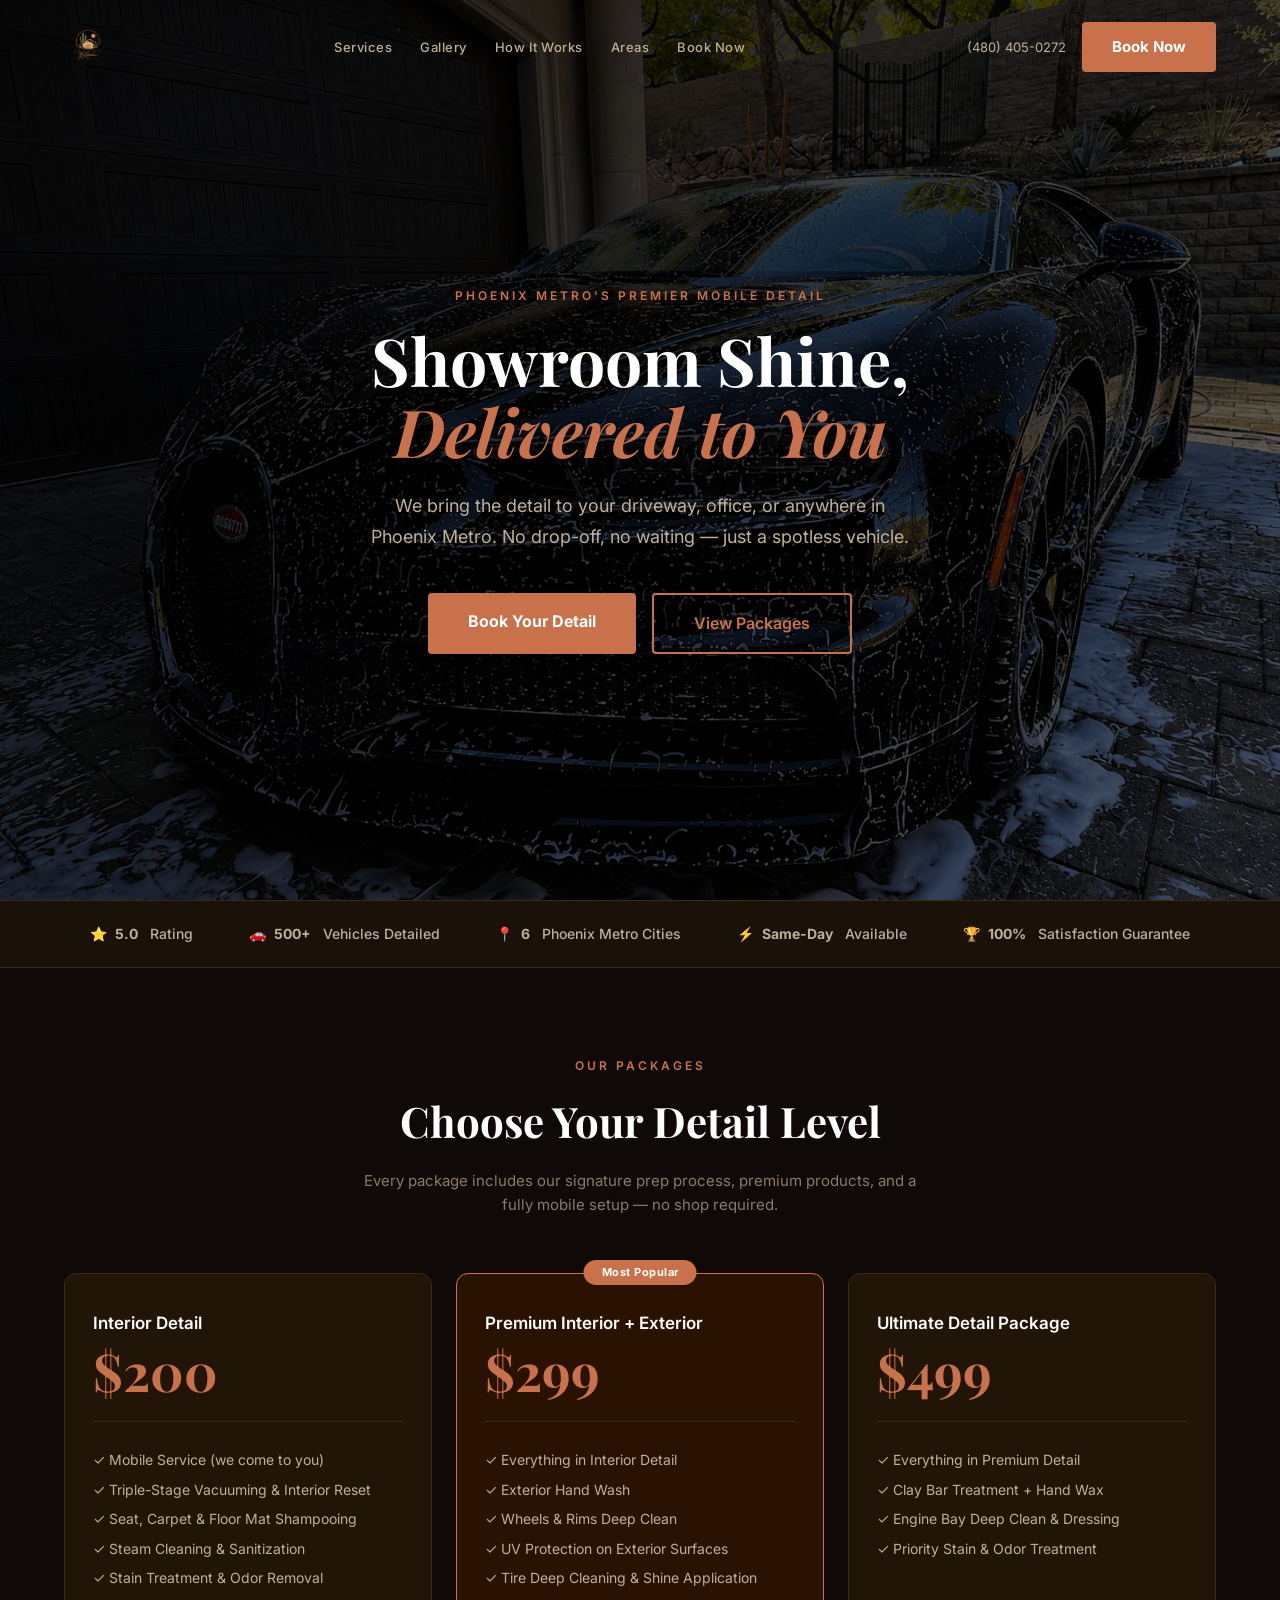
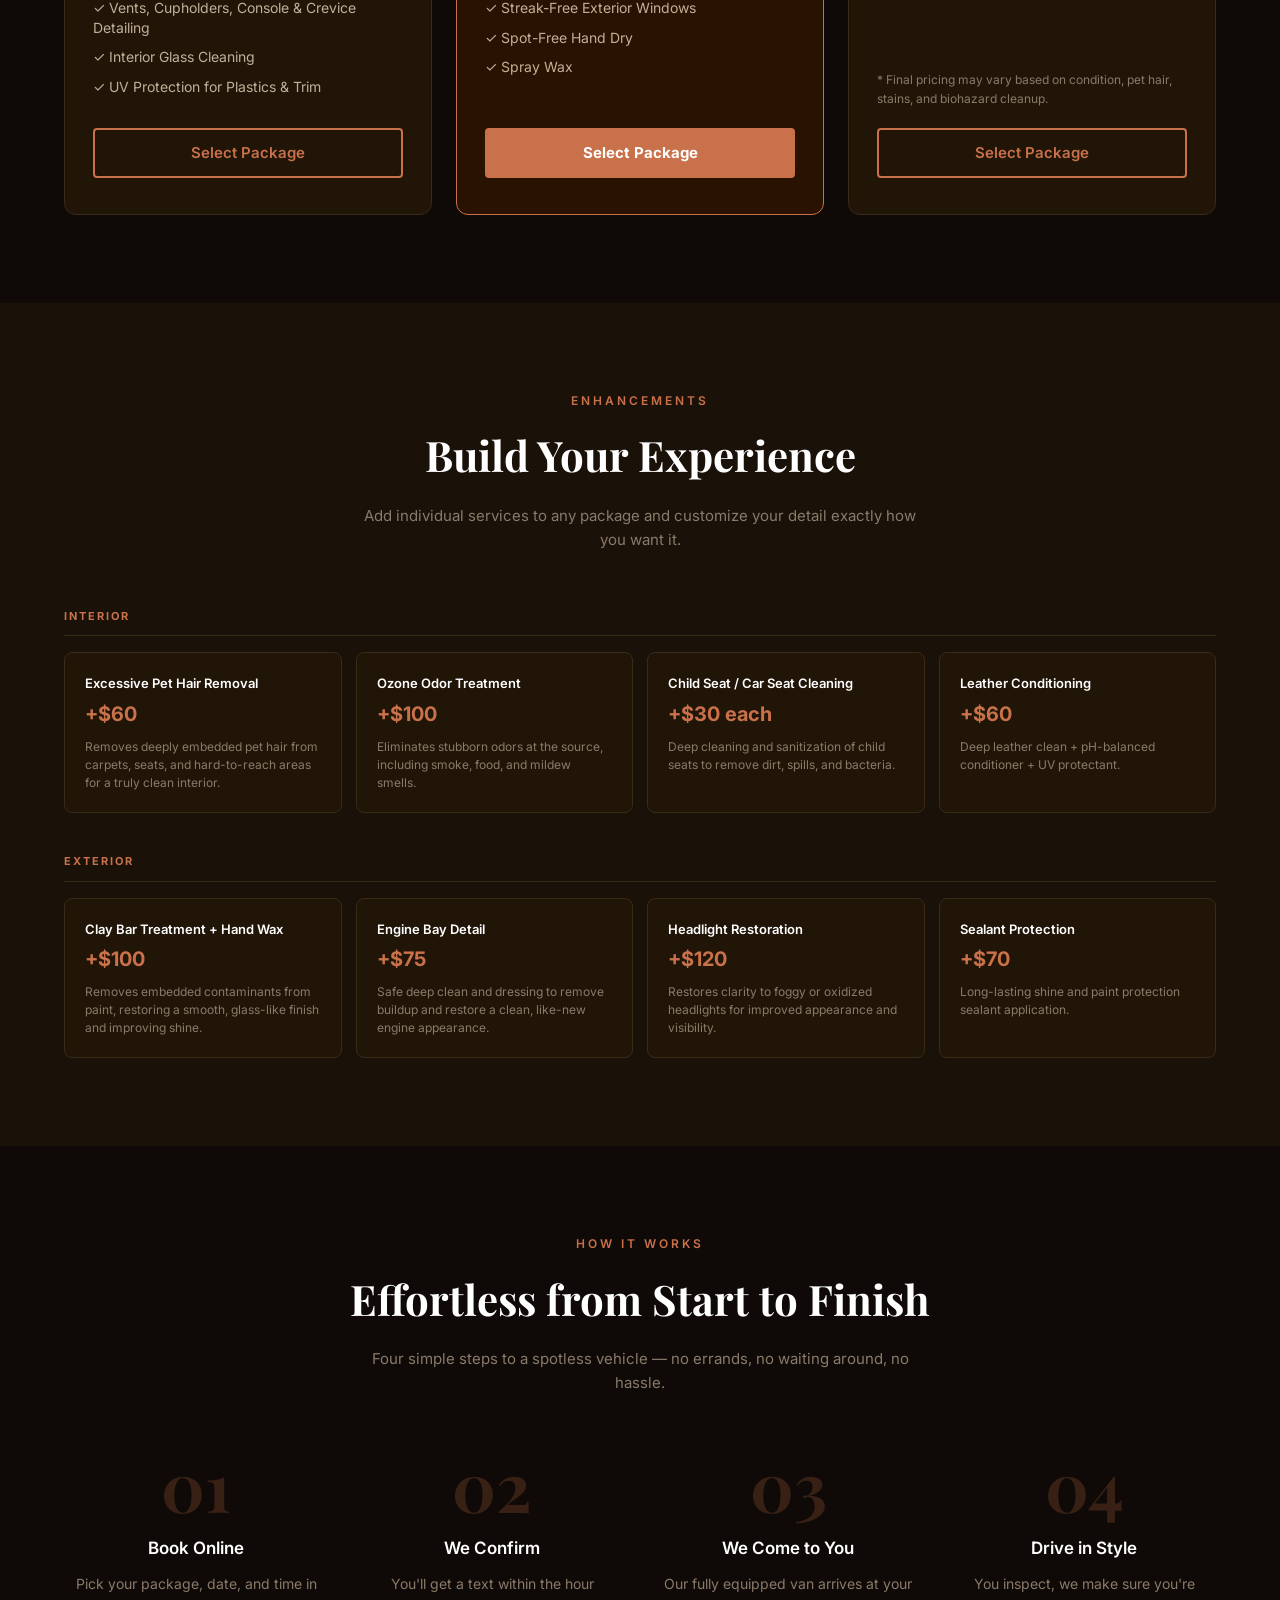
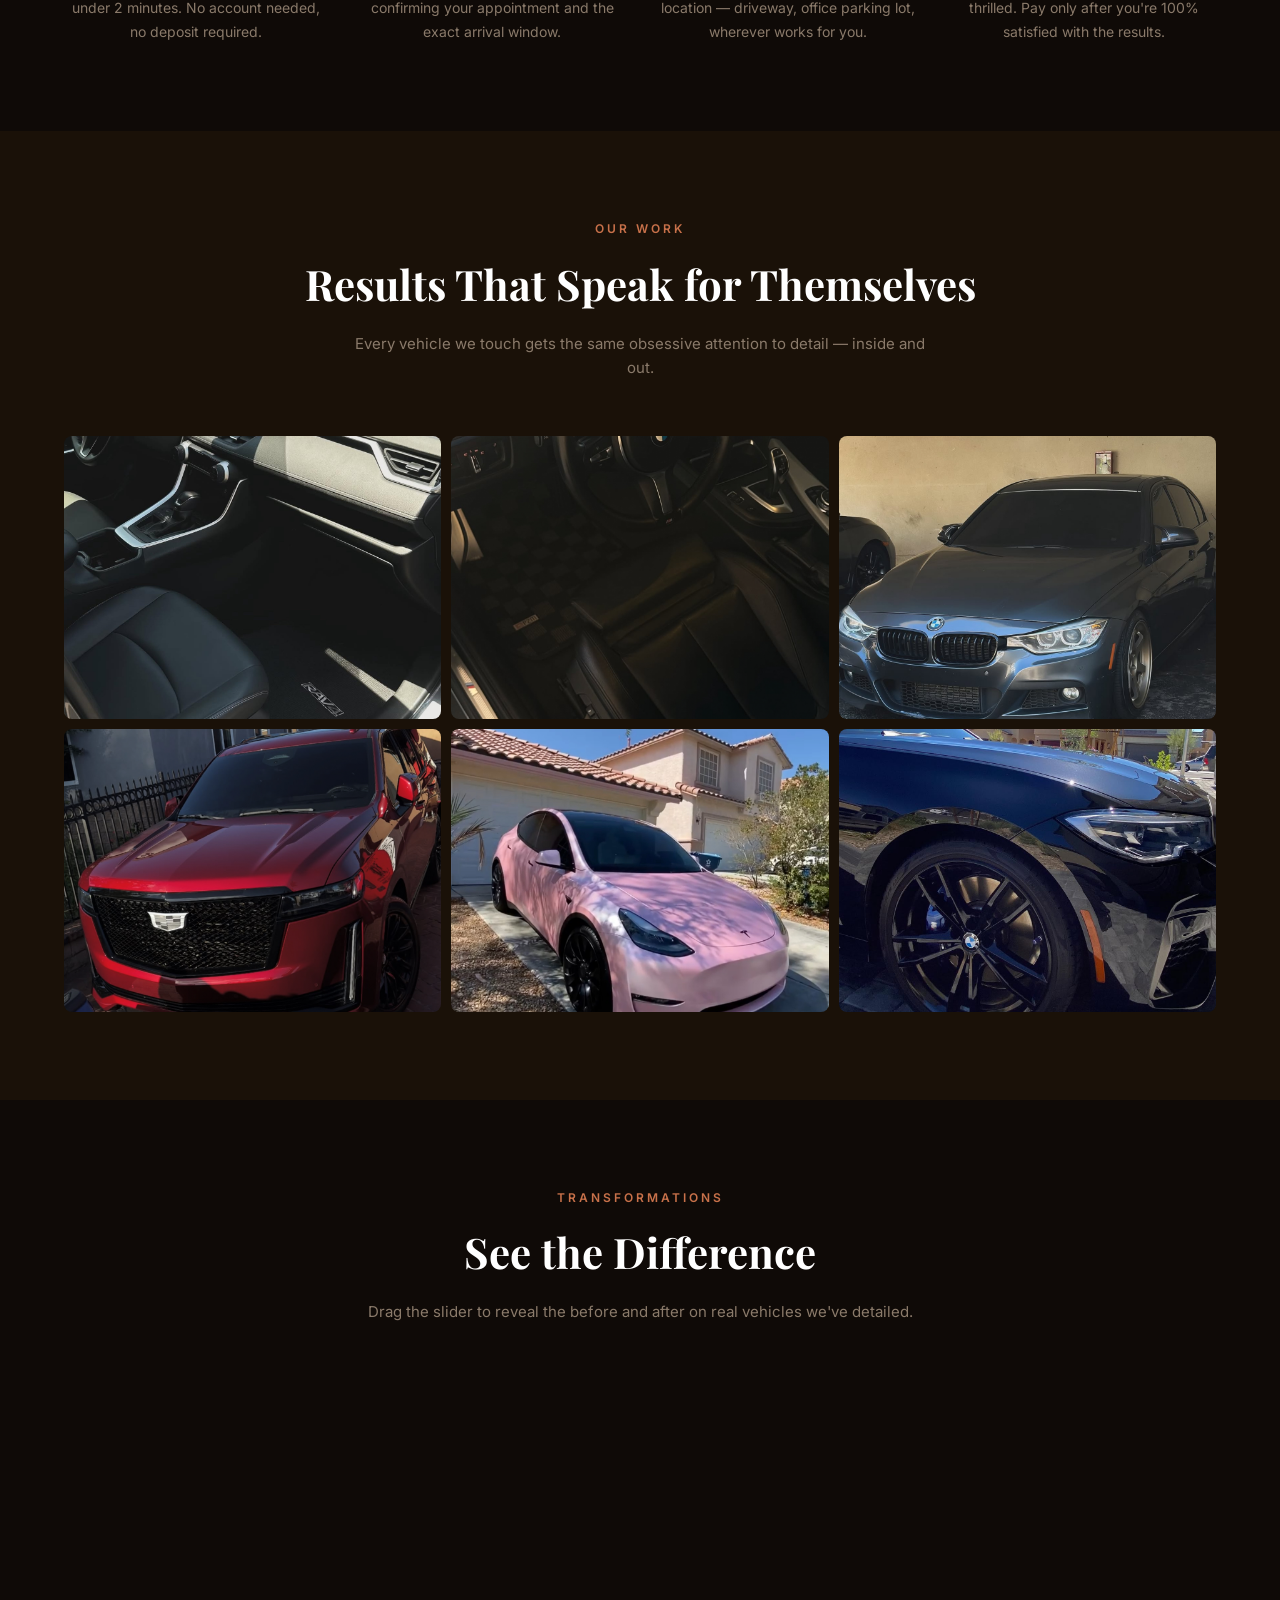
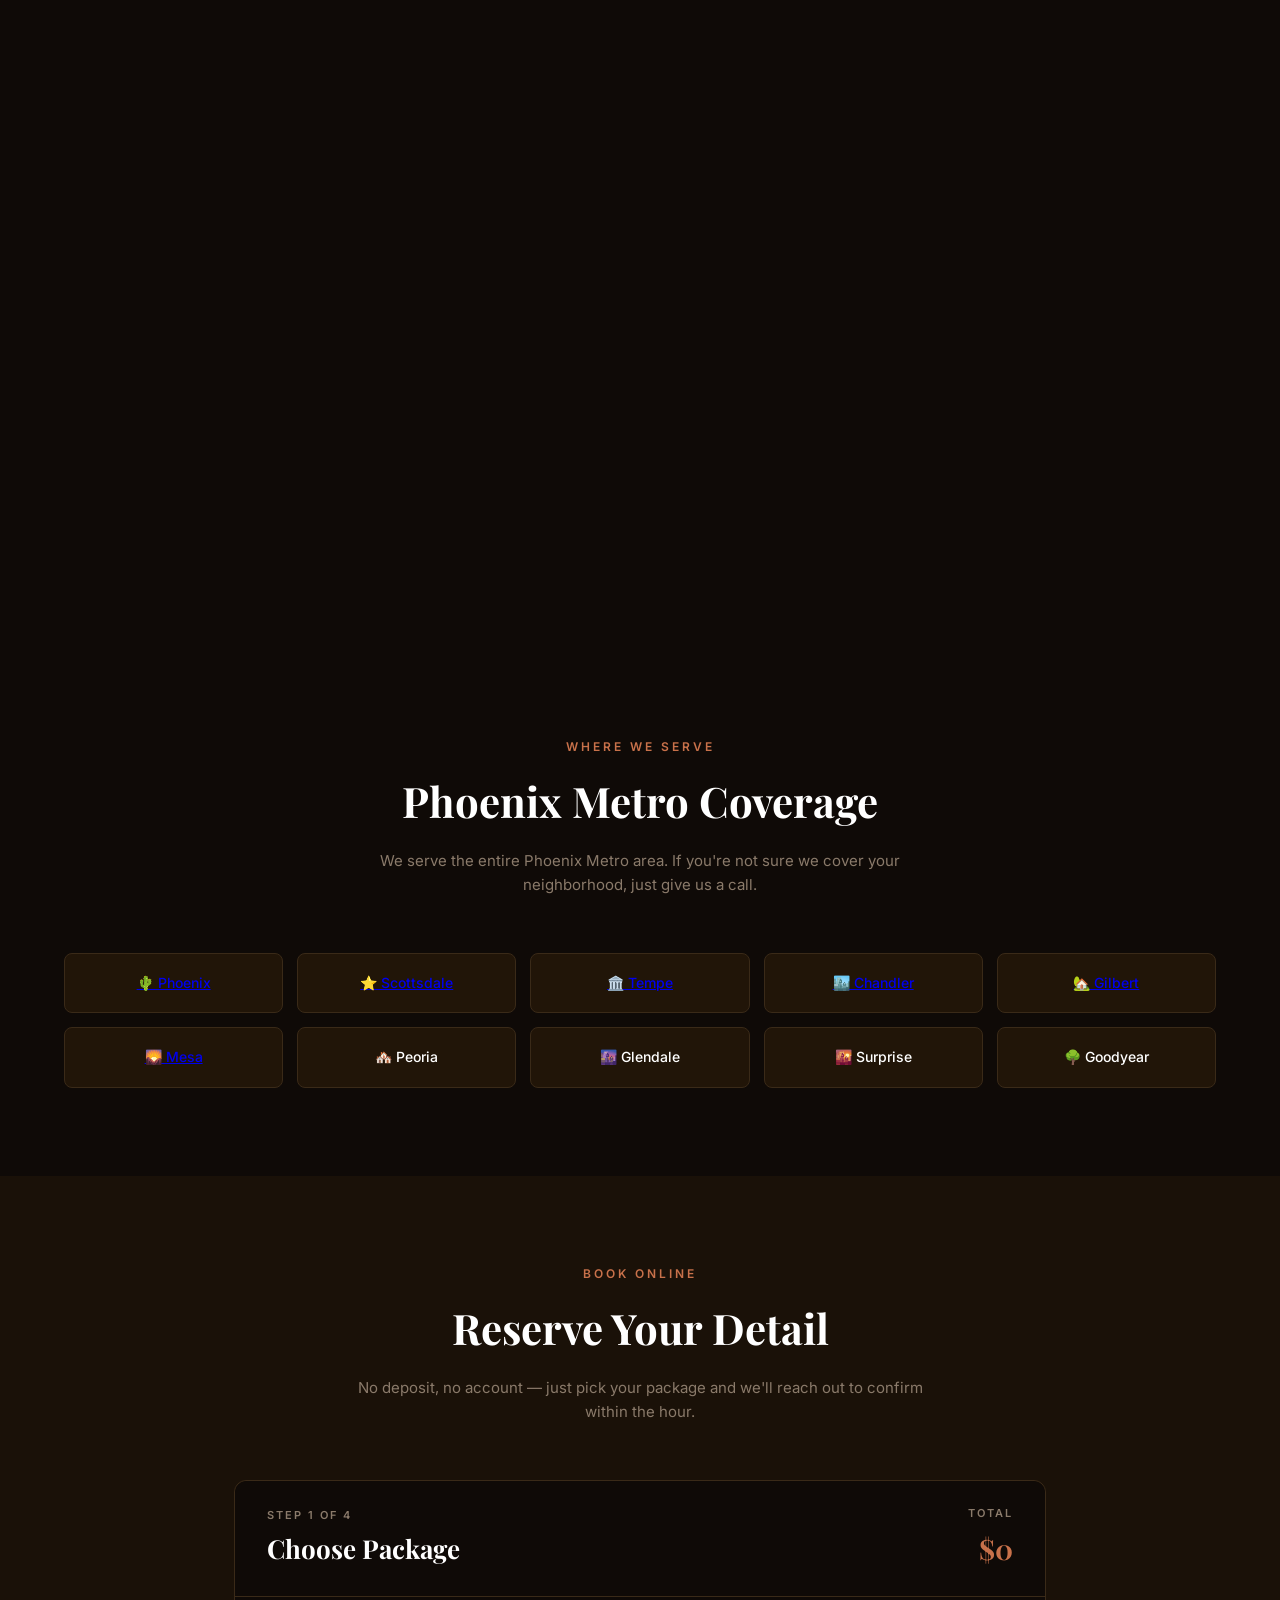
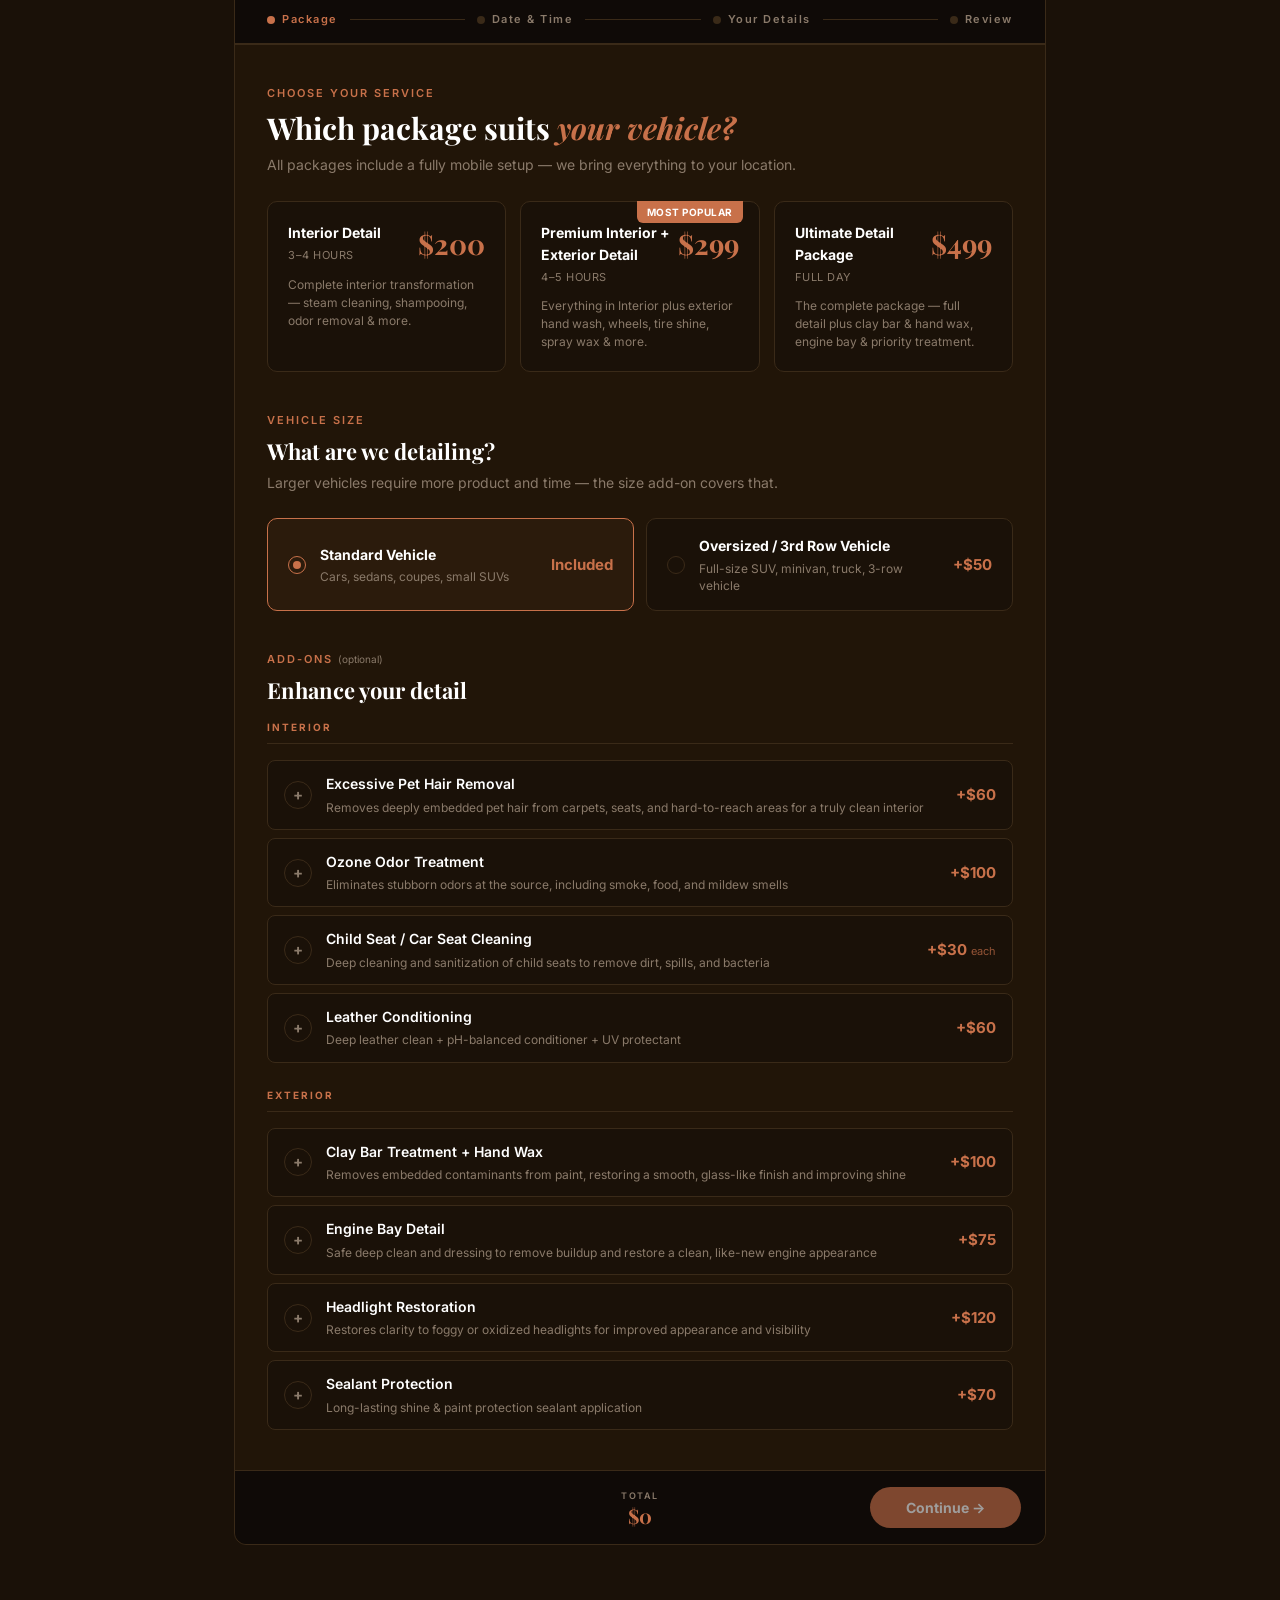
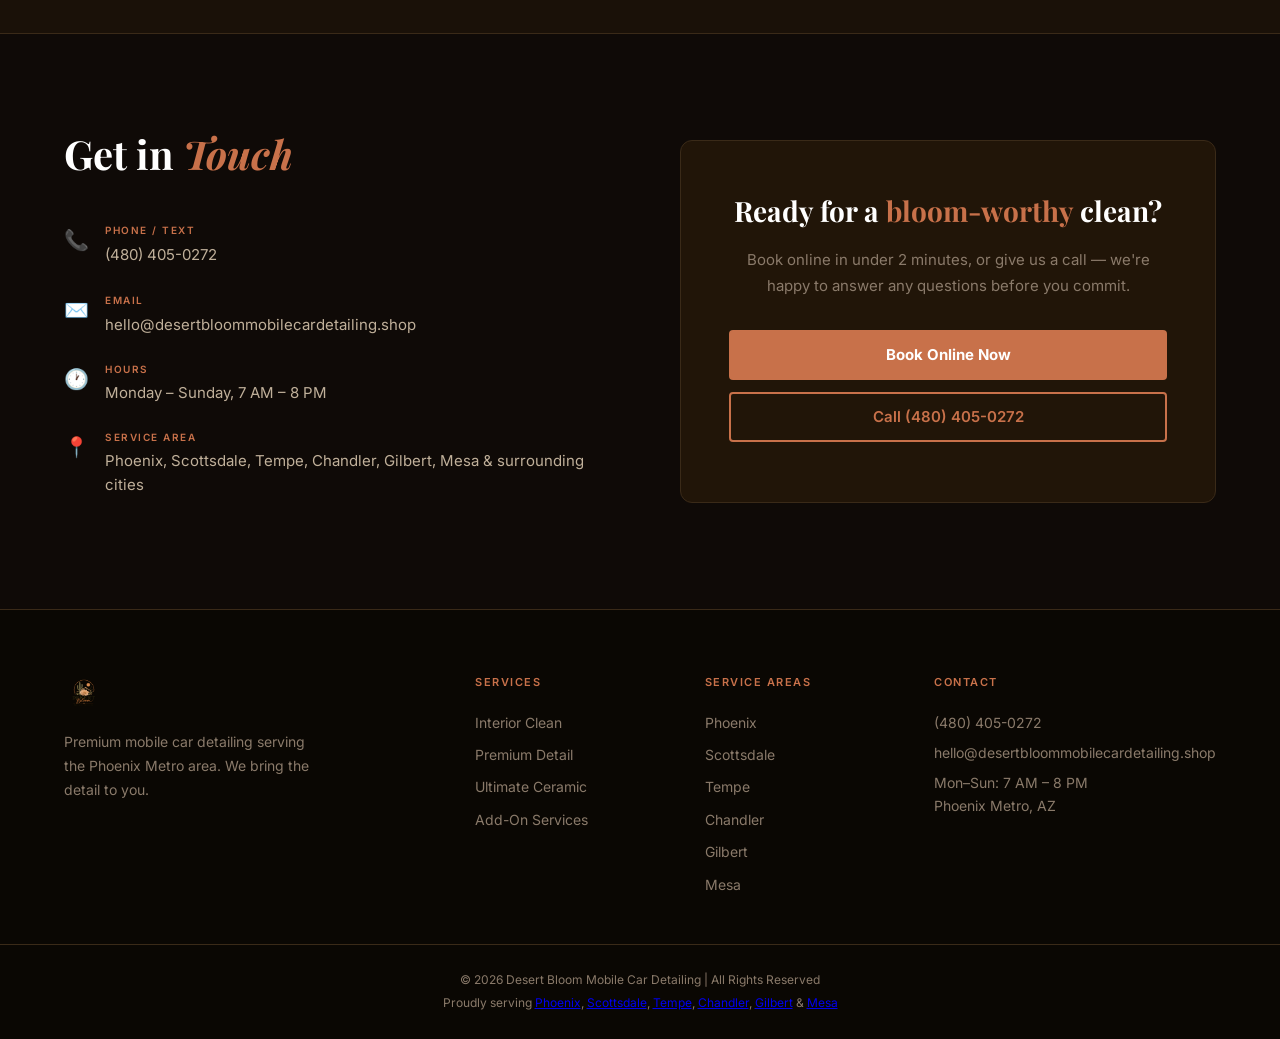
<file: index.html>
<!DOCTYPE html>
<html lang="en">
<head>
  <meta charset="UTF-8">
  <meta name="viewport" content="width=device-width, initial-scale=1.0">
  <title>Desert Bloom Mobile Car Detailing | Phoenix Metro, AZ</title>
  <meta name="description" content="Premium mobile car detailing in Phoenix, Scottsdale, Tempe, Chandler, Gilbert & Mesa. We come to you. Book online in 60 seconds.">
  <meta name="keywords" content="mobile car detailing Phoenix, car detailing Scottsdale, auto detailing Tempe, mobile detailing Chandler, car wash Gilbert, auto detailing Mesa AZ">
  <link rel="canonical" href="https://desertbloommobilecardetailing.shop/">

  <!-- Open Graph -->
  <meta property="og:type" content="website">
  <meta property="og:title" content="Desert Bloom Mobile Car Detailing | Phoenix Metro, AZ">
  <meta property="og:description" content="Premium mobile car detailing. We come to you. Book online in 60 seconds.">
  <meta property="og:url" content="https://desertbloommobilecardetailing.shop/">
  <meta property="og:image" content="https://desertbloommobilecardetailing.shop/logo.png">

  <!-- Twitter Card -->
  <meta name="twitter:card" content="summary_large_image">
  <meta name="twitter:title" content="Desert Bloom Mobile Car Detailing | Phoenix Metro, AZ">
  <meta name="twitter:description" content="Premium mobile car detailing. We come to you. Book online in 60 seconds.">
  <meta name="twitter:image" content="https://desertbloommobilecardetailing.shop/logo.png">

  <!-- Favicon -->
  <link rel="icon" type="image/png" href="logo.png">
  <link rel="apple-touch-icon" href="logo.png">

  <!-- Fonts -->
  <link rel="preconnect" href="https://fonts.googleapis.com">
  <link rel="preconnect" href="https://fonts.gstatic.com" crossorigin>
  <link href="https://fonts.googleapis.com/css2?family=Playfair+Display:ital,wght@0,400;0,600;0,700;1,400;1,700&family=Inter:wght@300;400;500;600;700&display=swap" rel="stylesheet">

  <link rel="stylesheet" href="styles.css">

  <!-- Schema.org Structured Data -->
  <script type="application/ld+json">
  {
    "@context": "https://schema.org",
    "@type": "LocalBusiness",
    "name": "Desert Bloom Mobile Car Detailing",
    "image": "https://desertbloommobilecardetailing.shop/logo.png",
    "telephone": "+14804050272",
    "email": "hello@desertbloommobilecardetailing.shop",
    "url": "https://desertbloommobilecardetailing.shop",
    "description": "Premium mobile car detailing serving Phoenix, Scottsdale, Tempe, Chandler, Gilbert, and Mesa AZ.",
    "address": {
      "@type": "PostalAddress",
      "addressLocality": "Phoenix",
      "addressRegion": "AZ",
      "addressCountry": "US"
    },
    "geo": {
      "@type": "GeoCoordinates",
      "latitude": 33.4484,
      "longitude": -112.0740
    },
    "areaServed": ["Phoenix", "Scottsdale", "Tempe", "Chandler", "Gilbert", "Mesa"],
    "priceRange": "$$",
    "openingHours": "Mo-Su 07:00-20:00",
    "sameAs": []
  }
  </script>
</head>
<body>

<!-- ===== NAVBAR ===== -->
<nav id="navbar">
  <div class="nav-container">
    <a href="#" class="logo">
      <img src="logo.png" alt="Desert Bloom Mobile Car Detailing" class="logo-img">
    </a>
    <ul class="nav-links">
      <li><a href="#services">Services</a></li>
      <li><a href="#gallery">Gallery</a></li>
      <li><a href="#process">How It Works</a></li>
      <li><a href="#areas">Areas</a></li>
      <li><a href="#booking">Book Now</a></li>
    </ul>
    <div class="nav-right">
      <a href="tel:4804050272" class="nav-phone">(480) 405-0272</a>
      <a href="#booking" class="btn-gold">Book Now</a>
    </div>
    <button class="mobile-menu-btn" id="mobileMenuBtn" aria-label="Toggle menu">&#9776;</button>
  </div>
  <div class="mobile-menu" id="mobileMenu">
    <ul>
      <li><a href="#services" class="mobile-nav-link">Services</a></li>
      <li><a href="#gallery" class="mobile-nav-link">Gallery</a></li>
      <li><a href="#process" class="mobile-nav-link">How It Works</a></li>
      <li><a href="#areas" class="mobile-nav-link">Areas</a></li>
      <li><a href="tel:4804050272">(480) 405-0272</a></li>
      <li><a href="#booking" class="mobile-nav-link btn-gold" style="display:inline-block;margin-top:8px;">Book Now</a></li>
    </ul>
  </div>
</nav>

<h1 class="seo-hidden">Desert Bloom Mobile Car Detailing - Phoenix Metro Arizona</h1>

<!-- ===== HERO ===== -->
<section id="hero">
  <div class="hero-overlay"></div>
  <div class="hero-content">
    <p class="hero-tag">Phoenix Metro's Premier Mobile Detail</p>
    <h2 style="font-family:var(--serif);font-size:66px;font-weight:700;line-height:1.08;margin-bottom:24px;">
      Showroom Shine,<br><span class="gold"><em>Delivered to You</em></span>
    </h2>
    <p class="hero-sub">We bring the detail to your driveway, office, or anywhere in Phoenix Metro. No drop-off, no waiting — just a spotless vehicle.</p>
    <div class="hero-ctas">
      <a href="#booking" class="btn-gold btn-large">Book Your Detail</a>
      <a href="#services" class="btn-outline btn-large">View Packages</a>
    </div>
  </div>
</section>

<!-- ===== STATS BAR ===== -->
<div class="stats-bar">
  <div class="stat">⭐ <strong>5.0</strong>&nbsp;Rating</div>
  <div class="stat">🚗 <strong>500+</strong>&nbsp;Vehicles Detailed</div>
  <div class="stat">📍 <strong>6</strong>&nbsp;Phoenix Metro Cities</div>
  <div class="stat">⚡ <strong>Same-Day</strong>&nbsp;Available</div>
  <div class="stat">🏆 <strong>100%</strong>&nbsp;Satisfaction Guarantee</div>
</div>

<!-- ===== PACKAGES ===== -->
<section id="services">
  <div class="container">
    <div class="section-header">
      <p class="section-tag">Our Packages</p>
      <h2>Choose Your Detail Level</h2>
      <p class="section-sub">Every package includes our signature prep process, premium products, and a fully mobile setup — no shop required.</p>
    </div>
    <div class="packages-grid fade-up">
      <!-- Interior -->
      <div class="package-card">
        <div class="pkg-header">
          <div class="pkg-name">Interior Detail</div>
          <div class="pkg-price">$200</div>
        </div>
        <ul class="pkg-features">
          <li>✓ Mobile Service (we come to you)</li>
          <li>✓ Triple-Stage Vacuuming & Interior Reset</li>
          <li>✓ Seat, Carpet & Floor Mat Shampooing</li>
          <li>✓ Steam Cleaning & Sanitization</li>
          <li>✓ Stain Treatment & Odor Removal</li>
          <li>✓ Vents, Cupholders, Console & Crevice Detailing</li>
          <li>✓ Interior Glass Cleaning</li>
          <li>✓ UV Protection for Plastics & Trim</li>
        </ul>
        <a href="#booking" class="btn-outline" style="text-align:center;">Select Package</a>
      </div>

      <!-- Premium -->
      <div class="package-card featured">
        <div class="popular-badge">Most Popular</div>
        <div class="pkg-header">
          <div class="pkg-name">Premium Interior + Exterior</div>
          <div class="pkg-price">$299</div>
        </div>
        <ul class="pkg-features">
          <li>✓ Everything in Interior Detail</li>
          <li>✓ Exterior Hand Wash</li>
          <li>✓ Wheels & Rims Deep Clean</li>
          <li>✓ UV Protection on Exterior Surfaces</li>
          <li>✓ Tire Deep Cleaning & Shine Application</li>
          <li>✓ Streak-Free Exterior Windows</li>
          <li>✓ Spot-Free Hand Dry</li>
          <li>✓ Spray Wax</li>
        </ul>
        <a href="#booking" class="btn-gold" style="text-align:center;">Select Package</a>
      </div>

      <!-- Ultimate -->
      <div class="package-card">
        <div class="pkg-header">
          <div class="pkg-name">Ultimate Detail Package</div>
          <div class="pkg-price">$499</div>
        </div>
        <ul class="pkg-features">
          <li>✓ Everything in Premium Detail</li>
          <li>✓ Clay Bar Treatment + Hand Wax</li>
          <li>✓ Engine Bay Deep Clean & Dressing</li>
          <li>✓ Priority Stain & Odor Treatment</li>
        </ul>
        <p style="font-size:12px;color:var(--gray);margin:12px 0 20px;line-height:1.6;">* Final pricing may vary based on condition, pet hair, stains, and biohazard cleanup.</p>
        <a href="#booking" class="btn-outline" style="text-align:center;">Select Package</a>
      </div>
    </div>
  </div>
</section>

<!-- ===== ADD-ONS ===== -->
<section id="addons">
  <div class="container">
    <div class="section-header">
      <p class="section-tag">Enhancements</p>
      <h2>Build Your Experience</h2>
      <p class="section-sub">Add individual services to any package and customize your detail exactly how you want it.</p>
    </div>
    <div class="fade-up">
      <div class="addons-category">
        <div class="addons-cat-label">Interior</div>
        <div class="addons-grid">
          <div class="addon-card">
            <div class="addon-name">Excessive Pet Hair Removal</div>
            <div class="addon-price">+$60</div>
            <div class="addon-desc">Removes deeply embedded pet hair from carpets, seats, and hard-to-reach areas for a truly clean interior.</div>
          </div>
          <div class="addon-card">
            <div class="addon-name">Ozone Odor Treatment</div>
            <div class="addon-price">+$100</div>
            <div class="addon-desc">Eliminates stubborn odors at the source, including smoke, food, and mildew smells.</div>
          </div>
          <div class="addon-card">
            <div class="addon-name">Child Seat / Car Seat Cleaning</div>
            <div class="addon-price">+$30 each</div>
            <div class="addon-desc">Deep cleaning and sanitization of child seats to remove dirt, spills, and bacteria.</div>
          </div>
          <div class="addon-card">
            <div class="addon-name">Leather Conditioning</div>
            <div class="addon-price">+$60</div>
            <div class="addon-desc">Deep leather clean + pH-balanced conditioner + UV protectant.</div>
          </div>
        </div>
      </div>
      <div class="addons-category">
        <div class="addons-cat-label">Exterior</div>
        <div class="addons-grid">
          <div class="addon-card">
            <div class="addon-name">Clay Bar Treatment + Hand Wax</div>
            <div class="addon-price">+$100</div>
            <div class="addon-desc">Removes embedded contaminants from paint, restoring a smooth, glass-like finish and improving shine.</div>
          </div>
          <div class="addon-card">
            <div class="addon-name">Engine Bay Detail</div>
            <div class="addon-price">+$75</div>
            <div class="addon-desc">Safe deep clean and dressing to remove buildup and restore a clean, like-new engine appearance.</div>
          </div>
          <div class="addon-card">
            <div class="addon-name">Headlight Restoration</div>
            <div class="addon-price">+$120</div>
            <div class="addon-desc">Restores clarity to foggy or oxidized headlights for improved appearance and visibility.</div>
          </div>
          <div class="addon-card">
            <div class="addon-name">Sealant Protection</div>
            <div class="addon-price">+$70</div>
            <div class="addon-desc">Long-lasting shine and paint protection sealant application.</div>
          </div>
        </div>
      </div>
    </div>
  </div>
</section>

<!-- ===== PROCESS ===== -->
<section id="process">
  <div class="container">
    <div class="section-header">
      <p class="section-tag">How It Works</p>
      <h2>Effortless from Start to Finish</h2>
      <p class="section-sub">Four simple steps to a spotless vehicle — no errands, no waiting around, no hassle.</p>
    </div>
    <div class="steps-grid fade-up">
      <div class="step">
        <div class="step-num">01</div>
        <h3>Book Online</h3>
        <p>Pick your package, date, and time in under 2 minutes. No account needed, no deposit required.</p>
      </div>
      <div class="step">
        <div class="step-num">02</div>
        <h3>We Confirm</h3>
        <p>You'll get a text within the hour confirming your appointment and the exact arrival window.</p>
      </div>
      <div class="step">
        <div class="step-num">03</div>
        <h3>We Come to You</h3>
        <p>Our fully equipped van arrives at your location — driveway, office parking lot, wherever works for you.</p>
      </div>
      <div class="step">
        <div class="step-num">04</div>
        <h3>Drive in Style</h3>
        <p>You inspect, we make sure you're thrilled. Pay only after you're 100% satisfied with the results.</p>
      </div>
    </div>
  </div>
</section>

<!-- ===== GALLERY ===== -->
<section id="gallery">
  <div class="container">
    <div class="section-header">
      <p class="section-tag">Our Work</p>
      <h2>Results That Speak for Themselves</h2>
      <p class="section-sub">Every vehicle we touch gets the same obsessive attention to detail — inside and out.</p>
    </div>
    <div class="gallery-grid fade-up" id="galleryGrid">
      <!-- Populated by JS -->
    </div>
  </div>
</section>

<!-- ===== BEFORE / AFTER ===== -->
<section id="before-after">
  <div class="container">
    <div class="section-header">
      <p class="section-tag">Transformations</p>
      <h2>See the Difference</h2>
      <p class="section-sub">Drag the slider to reveal the before and after on real vehicles we've detailed.</p>
    </div>
    <div class="ba-grid fade-up" id="baGrid">
      <!-- Populated by JS -->
    </div>
  </div>
</section>

<!-- ===== SERVICE AREAS ===== -->
<section id="areas">
  <div class="container">
    <div class="section-header">
      <p class="section-tag">Where We Serve</p>
      <h2>Phoenix Metro Coverage</h2>
      <p class="section-sub">We serve the entire Phoenix Metro area. If you're not sure we cover your neighborhood, just give us a call.</p>
    </div>
    <div class="areas-grid fade-up">
      <a href="phoenix.html" class="area-item">🌵 Phoenix</a>
      <a href="scottsdale.html" class="area-item">⭐ Scottsdale</a>
      <a href="tempe.html" class="area-item">🏛️ Tempe</a>
      <a href="chandler.html" class="area-item">🏙️ Chandler</a>
      <a href="gilbert.html" class="area-item">🏡 Gilbert</a>
      <a href="mesa.html" class="area-item">🌄 Mesa</a>
      <div class="area-item">🏘️ Peoria</div>
      <div class="area-item">🌆 Glendale</div>
      <div class="area-item">🌇 Surprise</div>
      <div class="area-item">🌳 Goodyear</div>
    </div>
  </div>
</section>

<!-- ===== BOOKING WIZARD ===== -->
<section id="booking">
  <div class="container">
    <div class="section-header">
      <p class="section-tag">Book Online</p>
      <h2>Reserve Your Detail</h2>
      <p class="section-sub">No deposit, no account — just pick your package and we'll reach out to confirm within the hour.</p>
    </div>

    <div class="wiz-wrap fade-up" id="bookingWizard">
      <!-- Header -->
      <div class="wiz-header">
        <div>
          <div class="wiz-step-num" id="wizStepNum">Step 1 of 4</div>
          <div class="wiz-step-name" id="wizStepName">Choose Package</div>
        </div>
        <div class="wiz-header-right">
          <div class="wiz-total-label">Total</div>
          <div class="wiz-total-val" id="wizTotal">$0</div>
        </div>
      </div>

      <!-- Progress -->
      <div class="wiz-progress" id="wizProgress">
        <div class="wiz-prog-item active" id="prog-0">
          <div class="wiz-dot"></div><span class="wiz-prog-label">Package</span>
        </div>
        <div class="wiz-prog-line"></div>
        <div class="wiz-prog-item" id="prog-1">
          <div class="wiz-dot"></div><span class="wiz-prog-label">Date &amp; Time</span>
        </div>
        <div class="wiz-prog-line"></div>
        <div class="wiz-prog-item" id="prog-2">
          <div class="wiz-dot"></div><span class="wiz-prog-label">Your Details</span>
        </div>
        <div class="wiz-prog-line"></div>
        <div class="wiz-prog-item" id="prog-3">
          <div class="wiz-dot"></div><span class="wiz-prog-label">Review</span>
        </div>
      </div>

      <!-- Body -->
      <div class="wiz-body" id="wizBody"></div>

      <!-- Footer -->
      <div class="wiz-footer">
        <button class="wiz-btn-back" id="wizBack">← Back</button>
        <div class="wiz-footer-subtotal">
          <div class="wiz-footer-subtotal-label">Total</div>
          <div class="wiz-footer-subtotal-val" id="wizFooterTotal">$0</div>
        </div>
        <button class="wiz-btn-next" id="wizNext">Continue →</button>
      </div>
    </div>
  </div>
</section>

<!-- ===== CONTACT ===== -->
<section id="contact">
  <div class="container">
    <div class="contact-grid">
      <div class="contact-info fade-up">
        <h2>Get in <span class="gold"><em>Touch</em></span></h2>
        <div class="contact-item">
          <span>📞</span>
          <div>
            <div class="contact-label">Phone / Text</div>
            <a href="tel:4804050272">(480) 405-0272</a>
          </div>
        </div>
        <div class="contact-item">
          <span>✉️</span>
          <div>
            <div class="contact-label">Email</div>
            <a href="mailto:hello@desertbloommobilecardetailing.shop">hello@desertbloommobilecardetailing.shop</a>
          </div>
        </div>
        <div class="contact-item">
          <span>🕐</span>
          <div>
            <div class="contact-label">Hours</div>
            <p>Monday – Sunday, 7 AM – 8 PM</p>
          </div>
        </div>
        <div class="contact-item">
          <span>📍</span>
          <div>
            <div class="contact-label">Service Area</div>
            <p>Phoenix, Scottsdale, Tempe, Chandler, Gilbert, Mesa &amp; surrounding cities</p>
          </div>
        </div>
      </div>
      <div class="contact-cta-box fade-up">
        <h3>Ready for a <span class="gold">bloom-worthy</span> clean?</h3>
        <p>Book online in under 2 minutes, or give us a call — we're happy to answer any questions before you commit.</p>
        <a href="#booking" class="btn-gold">Book Online Now</a>
        <a href="tel:4804050272" class="btn-outline">Call (480) 405-0272</a>
      </div>
    </div>
  </div>
</section>

<!-- ===== FOOTER ===== -->
<footer>
  <div class="container">
    <div class="footer-grid">
      <div class="footer-brand">
        <a href="#"><img src="logo.png" alt="Desert Bloom Mobile Car Detailing" class="logo-img"></a>
        <p>Premium mobile car detailing serving the Phoenix Metro area. We bring the detail to you.</p>
      </div>
      <div class="footer-links">
        <h4>Services</h4>
        <ul>
          <li><a href="#services">Interior Clean</a></li>
          <li><a href="#services">Premium Detail</a></li>
          <li><a href="#services">Ultimate Ceramic</a></li>
          <li><a href="#addons">Add-On Services</a></li>
        </ul>
      </div>
      <div class="footer-links">
        <h4>Service Areas</h4>
        <ul>
          <li><a href="phoenix.html">Phoenix</a></li>
          <li><a href="scottsdale.html">Scottsdale</a></li>
          <li><a href="tempe.html">Tempe</a></li>
          <li><a href="chandler.html">Chandler</a></li>
          <li><a href="gilbert.html">Gilbert</a></li>
          <li><a href="mesa.html">Mesa</a></li>
        </ul>
      </div>
      <div class="footer-contact">
        <h4>Contact</h4>
        <a href="tel:4804050272">(480) 405-0272</a>
        <a href="mailto:hello@desertbloommobilecardetailing.shop">hello@desertbloommobilecardetailing.shop</a>
        <p style="margin-top:8px;">Mon–Sun: 7 AM – 8 PM</p>
        <p>Phoenix Metro, AZ</p>
      </div>
    </div>
  </div>
  <div class="footer-bottom">
    <div class="container">
      <p>&copy; <span id="footerYear"></span> Desert Bloom Mobile Car Detailing | All Rights Reserved</p>
      <p>Proudly serving <a href="phoenix.html">Phoenix</a>, <a href="scottsdale.html">Scottsdale</a>, <a href="tempe.html">Tempe</a>, <a href="chandler.html">Chandler</a>, <a href="gilbert.html">Gilbert</a> &amp; <a href="mesa.html">Mesa</a></p>
    </div>
  </div>
</footer>

<!-- Sticky Book Now -->
<a href="#booking" class="btn-gold sticky-book" id="stickyBook">Book Your Detail</a>

<script src="script.js"></script>
</body>
</html>
</file>
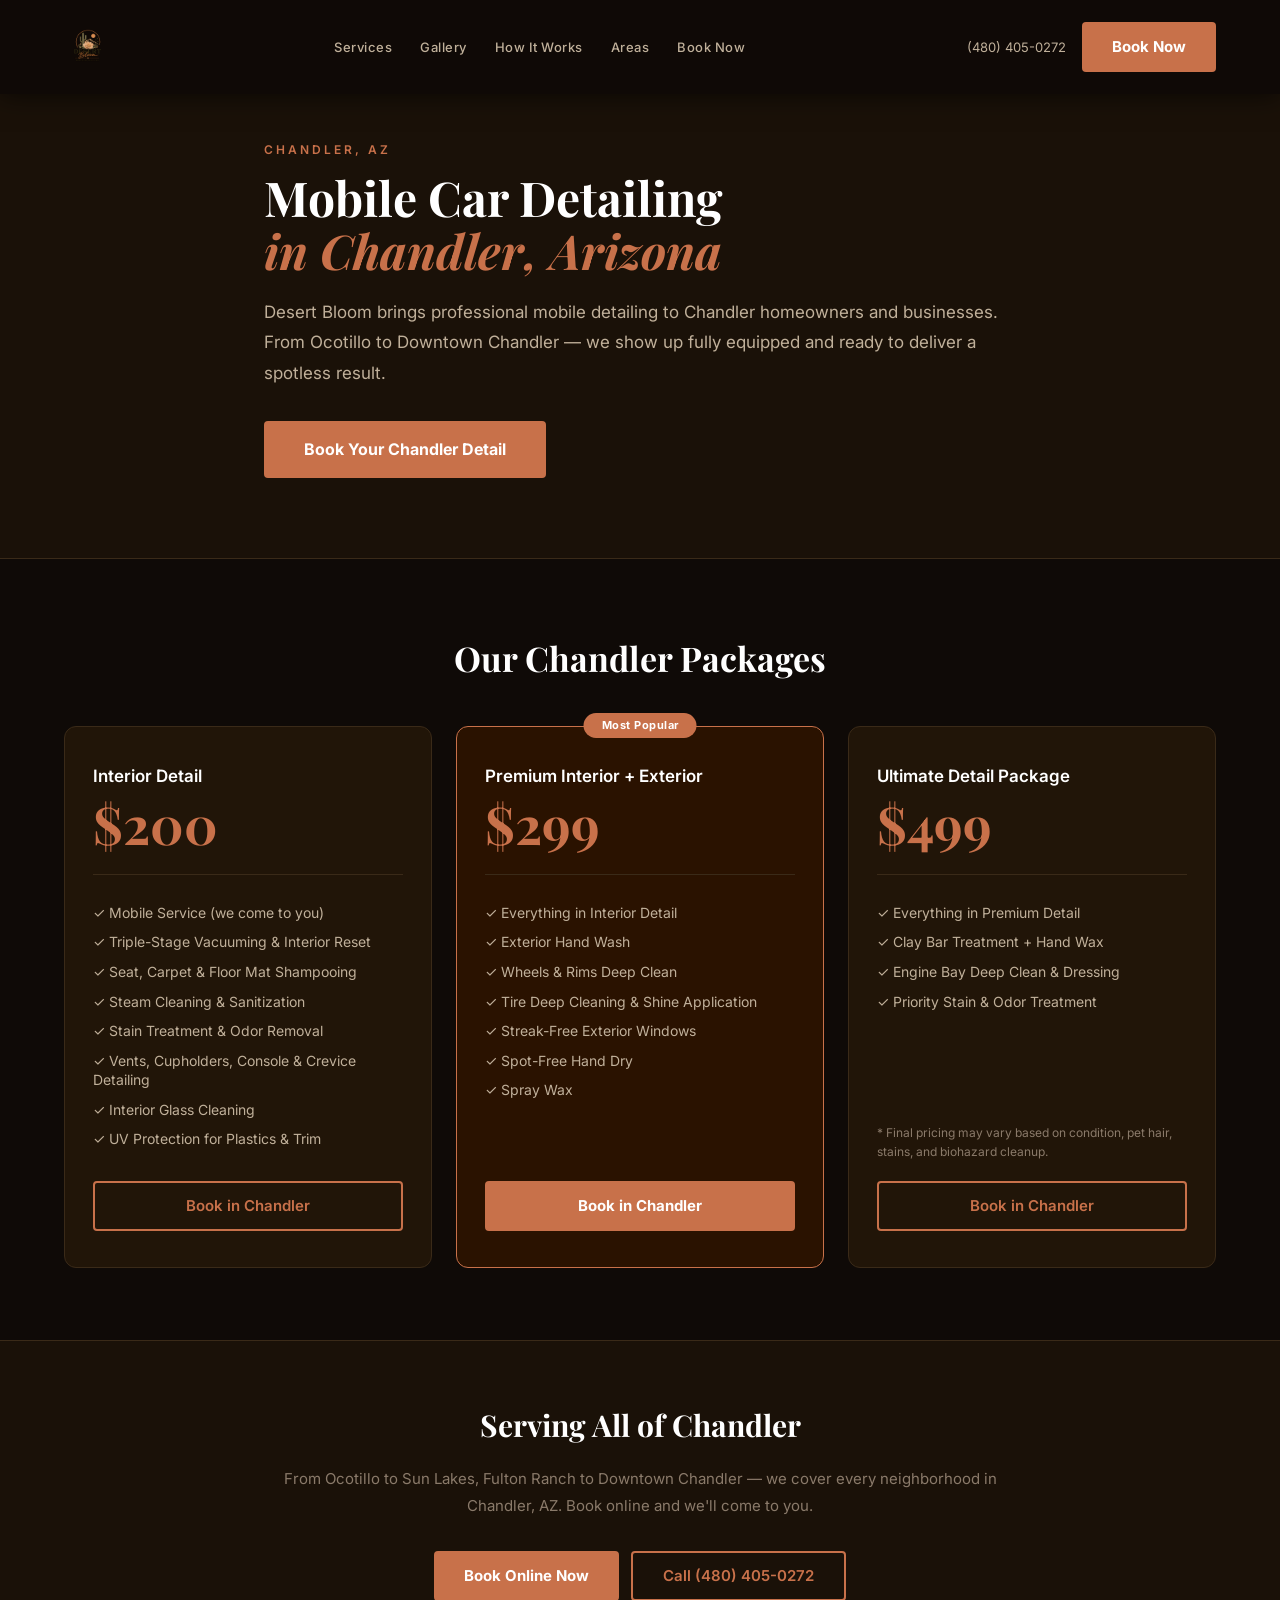
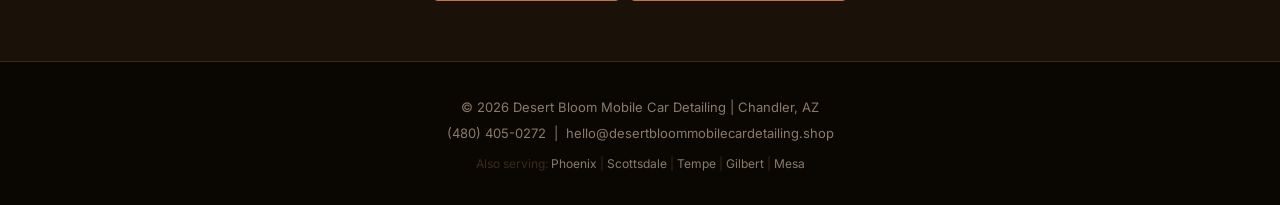
<file: chandler.html>
<!DOCTYPE html>
<html lang="en">
<head>
  <meta charset="UTF-8">
  <meta name="viewport" content="width=device-width, initial-scale=1.0">
  <title>Mobile Car Detailing Chandler AZ | Desert Bloom Mobile Car Detailing</title>
  <meta name="description" content="Mobile car detailing in Chandler, AZ. Desert Bloom comes to your home or office. Interior, Premium & Ceramic packages starting at $200. Book online today.">
  <link rel="canonical" href="https://desertbloommobilecardetailing.shop/chandler">
  <link rel="icon" type="image/png" href="logo.png">
  <link rel="preconnect" href="https://fonts.googleapis.com">
  <link rel="preconnect" href="https://fonts.gstatic.com" crossorigin>
  <link href="https://fonts.googleapis.com/css2?family=Playfair+Display:ital,wght@0,700;1,700&family=Inter:wght@400;500;600;700&display=swap" rel="stylesheet">
  <link rel="stylesheet" href="styles.css">
  <script type="application/ld+json">
  {
    "@context": "https://schema.org",
    "@type": "LocalBusiness",
    "name": "Desert Bloom Mobile Car Detailing",
    "telephone": "+14804050272",
    "email": "hello@desertbloommobilecardetailing.shop",
    "url": "https://desertbloommobilecardetailing.shop/chandler",
    "description": "Mobile car detailing serving Chandler, AZ. We come to you.",
    "address": { "@type": "PostalAddress", "addressLocality": "Chandler", "addressRegion": "AZ", "addressCountry": "US" },
    "areaServed": "Chandler"
  }
  </script>
</head>
<body>
<nav id="navbar" class="scrolled">
  <div class="nav-container">
    <a href="/" class="logo"><img src="logo.png" alt="Desert Bloom Mobile Car Detailing" class="logo-img"></a>
    <ul class="nav-links">
      <li><a href="/#services">Services</a></li>
      <li><a href="/#gallery">Gallery</a></li>
      <li><a href="/#process">How It Works</a></li>
      <li><a href="/#areas">Areas</a></li>
      <li><a href="/#booking">Book Now</a></li>
    </ul>
    <div class="nav-right">
      <a href="tel:4804050272" class="nav-phone">(480) 405-0272</a>
      <a href="/#booking" class="btn-gold">Book Now</a>
    </div>
    <button class="mobile-menu-btn" id="mobileMenuBtn">&#9776;</button>
  </div>
  <div class="mobile-menu" id="mobileMenu">
    <ul>
      <li><a href="/#services">Services</a></li>
      <li><a href="/#gallery">Gallery</a></li>
      <li><a href="/#booking">Book Now</a></li>
      <li><a href="tel:4804050272">(480) 405-0272</a></li>
    </ul>
  </div>
</nav>

<section style="padding:140px 24px 80px;background:var(--dark);border-bottom:1px solid var(--border);">
  <div class="container" style="max-width:800px;">
    <p class="section-tag">Chandler, AZ</p>
    <h1 style="font-family:var(--serif);font-size:48px;font-weight:700;line-height:1.1;margin-bottom:20px;">Mobile Car Detailing<br><span class="gold"><em>in Chandler, Arizona</em></span></h1>
    <p style="color:var(--lt-gray);font-size:17px;line-height:1.8;margin-bottom:32px;">Desert Bloom brings professional mobile detailing to Chandler homeowners and businesses. From Ocotillo to Downtown Chandler — we show up fully equipped and ready to deliver a spotless result.</p>
    <a href="/#booking" class="btn-gold btn-large">Book Your Chandler Detail</a>
  </div>
</section>

<section style="padding:72px 0;background:var(--black);">
  <div class="container">
    <h2 style="font-family:var(--serif);font-size:34px;text-align:center;margin-bottom:40px;">Our Chandler Packages</h2>
    <div class="packages-grid">
      <div class="package-card">
        <div class="pkg-header"><div class="pkg-name">Interior Detail</div><div class="pkg-price">$200</div></div>
        <ul class="pkg-features">
          <li>✓ Mobile Service (we come to you)</li>
          <li>✓ Triple-Stage Vacuuming &amp; Interior Reset</li>
          <li>✓ Seat, Carpet &amp; Floor Mat Shampooing</li>
          <li>✓ Steam Cleaning &amp; Sanitization</li>
          <li>✓ Stain Treatment &amp; Odor Removal</li>
          <li>✓ Vents, Cupholders, Console &amp; Crevice Detailing</li>
          <li>✓ Interior Glass Cleaning</li>
          <li>✓ UV Protection for Plastics &amp; Trim</li>
        </ul>
        <a href="/#booking" class="btn-outline" style="text-align:center;">Book in Chandler</a>
      </div>
      <div class="package-card featured">
        <div class="popular-badge">Most Popular</div>
        <div class="pkg-header"><div class="pkg-name">Premium Interior + Exterior</div><div class="pkg-price">$299</div></div>
        <ul class="pkg-features">
          <li>✓ Everything in Interior Detail</li>
          <li>✓ Exterior Hand Wash</li>
          <li>✓ Wheels &amp; Rims Deep Clean</li>
          <li>✓ Tire Deep Cleaning &amp; Shine Application</li>
          <li>✓ Streak-Free Exterior Windows</li>
          <li>✓ Spot-Free Hand Dry</li>
          <li>✓ Spray Wax</li>
        </ul>
        <a href="/#booking" class="btn-gold" style="text-align:center;">Book in Chandler</a>
      </div>
      <div class="package-card">
        <div class="pkg-header"><div class="pkg-name">Ultimate Detail Package</div><div class="pkg-price">$499</div></div>
        <ul class="pkg-features">
          <li>✓ Everything in Premium Detail</li>
          <li>✓ Clay Bar Treatment + Hand Wax</li>
          <li>✓ Engine Bay Deep Clean &amp; Dressing</li>
          <li>✓ Priority Stain &amp; Odor Treatment</li>
        </ul>
        <p style="font-size:12px;color:var(--gray);margin:12px 0 20px;line-height:1.6;">* Final pricing may vary based on condition, pet hair, stains, and biohazard cleanup.</p>
        <a href="/#booking" class="btn-outline" style="text-align:center;">Book in Chandler</a>
      </div>
    </div>
  </div>
</section>

<section style="padding:60px 0;background:var(--dark);border-top:1px solid var(--border);">
  <div class="container" style="max-width:800px;text-align:center;">
    <h2 style="font-family:var(--serif);font-size:30px;margin-bottom:16px;">Serving All of Chandler</h2>
    <p style="color:var(--gray);font-size:15px;line-height:1.8;margin-bottom:32px;">From Ocotillo to Sun Lakes, Fulton Ranch to Downtown Chandler — we cover every neighborhood in Chandler, AZ. Book online and we'll come to you.</p>
    <div style="display:flex;gap:12px;justify-content:center;flex-wrap:wrap;">
      <a href="/#booking" class="btn-gold">Book Online Now</a>
      <a href="tel:4804050272" class="btn-outline">Call (480) 405-0272</a>
    </div>
  </div>
</section>

<footer style="background:#0A0703;border-top:1px solid var(--border);padding:32px 0;text-align:center;">
  <div class="container">
    <p style="color:var(--gray);font-size:13px;line-height:2;">
      &copy; <span id="yr"></span> Desert Bloom Mobile Car Detailing | Chandler, AZ<br>
      <a href="tel:4804050272" style="color:var(--gray);text-decoration:none;">(480) 405-0272</a> &nbsp;|&nbsp;
      <a href="mailto:hello@desertbloommobilecardetailing.shop" style="color:var(--gray);text-decoration:none;">hello@desertbloommobilecardetailing.shop</a>
    </p>
    <p style="color:var(--border);font-size:12px;margin-top:8px;">
      Also serving: <a href="/phoenix" style="color:var(--gray);text-decoration:none;">Phoenix</a> |
      <a href="/scottsdale" style="color:var(--gray);text-decoration:none;">Scottsdale</a> |
      <a href="/tempe" style="color:var(--gray);text-decoration:none;">Tempe</a> |
      <a href="/gilbert" style="color:var(--gray);text-decoration:none;">Gilbert</a> |
      <a href="/mesa" style="color:var(--gray);text-decoration:none;">Mesa</a>
    </p>
  </div>
</footer>
<script>
  document.getElementById('yr').textContent = new Date().getFullYear()
  document.getElementById('mobileMenuBtn')?.addEventListener('click', () => document.getElementById('mobileMenu')?.classList.toggle('open'))
</script>
</body>
</html>
</file>
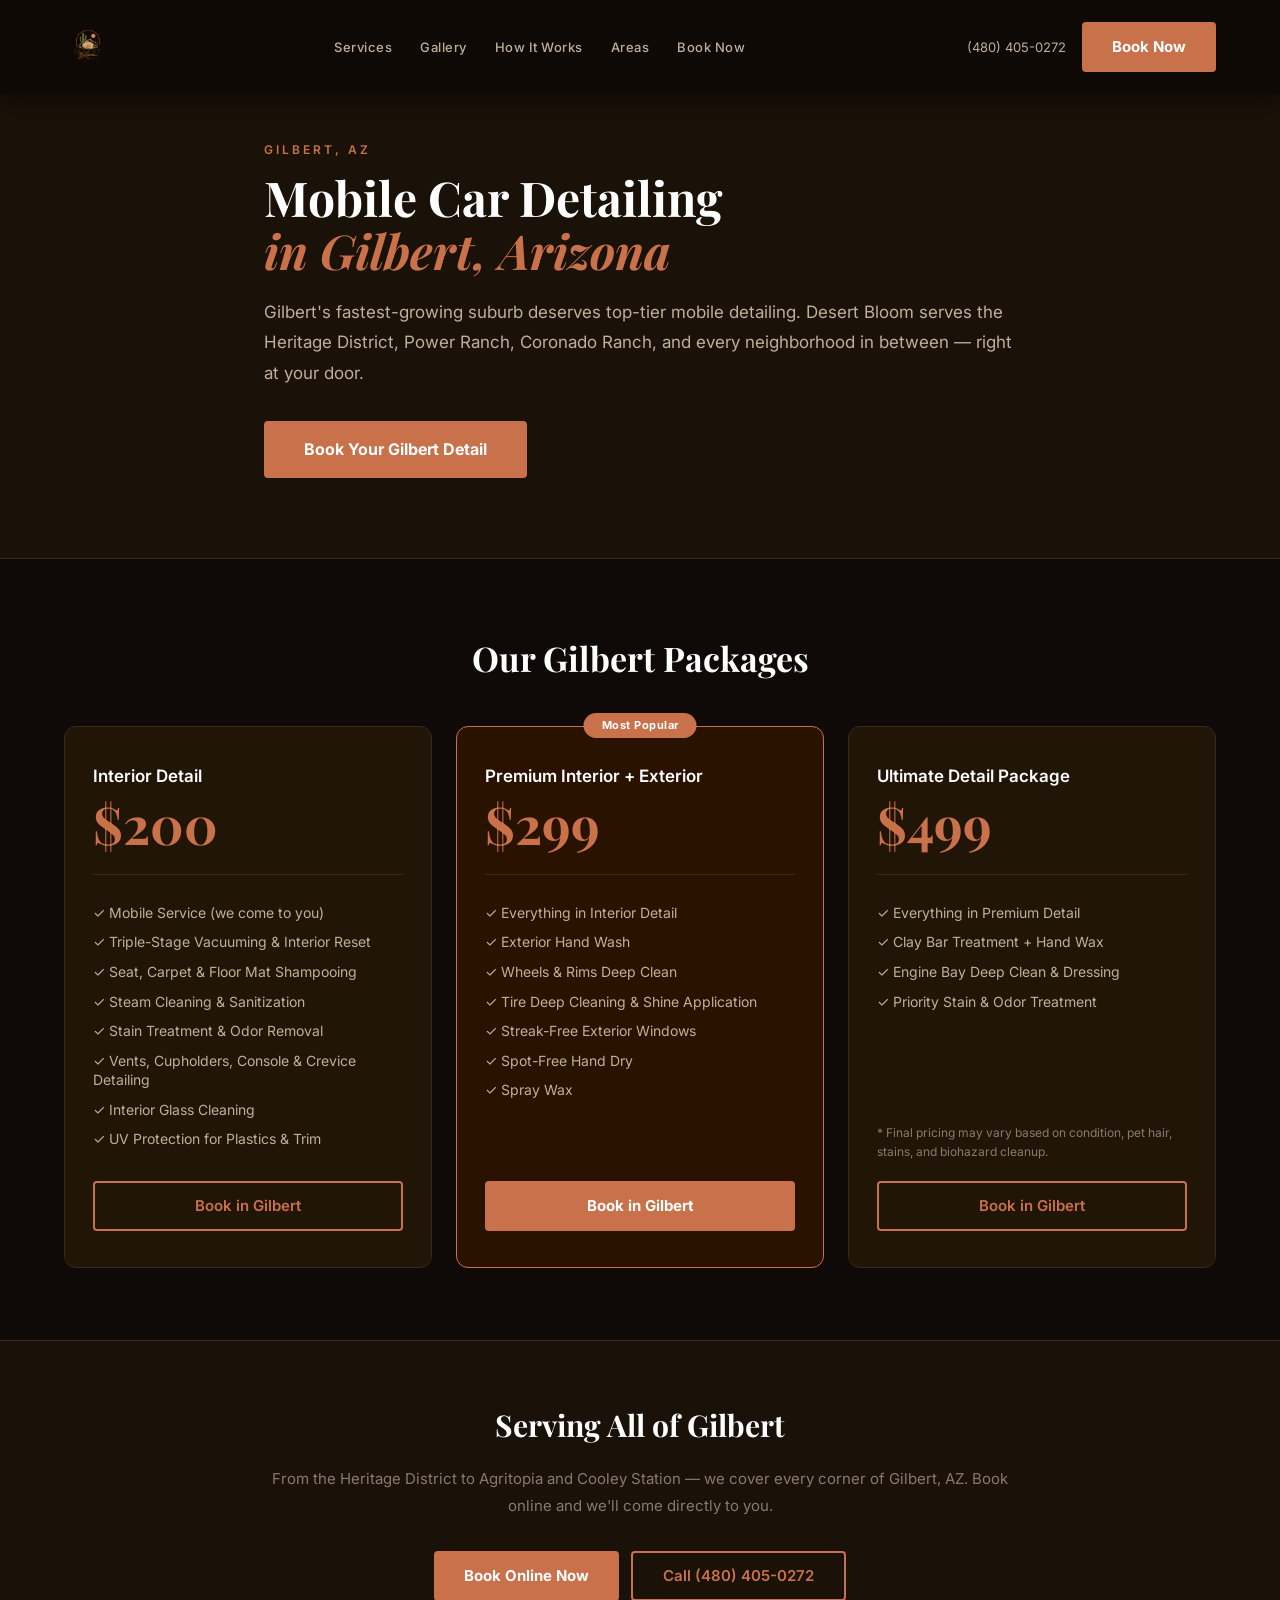
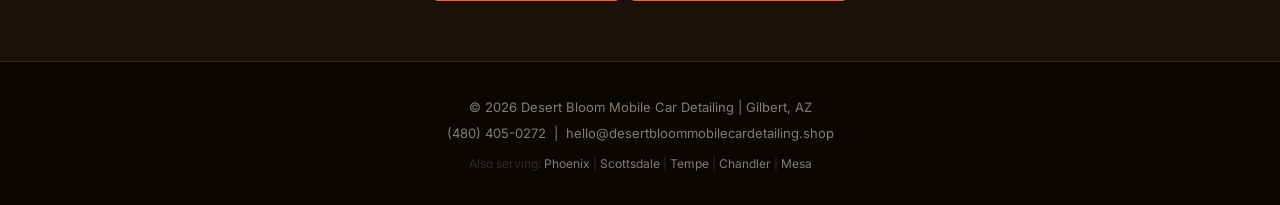
<file: gilbert.html>
<!DOCTYPE html>
<html lang="en">
<head>
  <meta charset="UTF-8">
  <meta name="viewport" content="width=device-width, initial-scale=1.0">
  <title>Mobile Car Detailing Gilbert AZ | Desert Bloom Mobile Car Detailing</title>
  <meta name="description" content="Mobile car detailing in Gilbert, AZ. Desert Bloom comes to your home or office. Interior, Premium & Ceramic packages starting at $200. Book online today.">
  <link rel="canonical" href="https://desertbloommobilecardetailing.shop/gilbert">
  <link rel="icon" type="image/png" href="logo.png">
  <link rel="preconnect" href="https://fonts.googleapis.com">
  <link rel="preconnect" href="https://fonts.gstatic.com" crossorigin>
  <link href="https://fonts.googleapis.com/css2?family=Playfair+Display:ital,wght@0,700;1,700&family=Inter:wght@400;500;600;700&display=swap" rel="stylesheet">
  <link rel="stylesheet" href="styles.css">
  <script type="application/ld+json">
  {
    "@context": "https://schema.org",
    "@type": "LocalBusiness",
    "name": "Desert Bloom Mobile Car Detailing",
    "telephone": "+14804050272",
    "email": "hello@desertbloommobilecardetailing.shop",
    "url": "https://desertbloommobilecardetailing.shop/gilbert",
    "description": "Mobile car detailing serving Gilbert, AZ. We come to you.",
    "address": { "@type": "PostalAddress", "addressLocality": "Gilbert", "addressRegion": "AZ", "addressCountry": "US" },
    "areaServed": "Gilbert"
  }
  </script>
</head>
<body>
<nav id="navbar" class="scrolled">
  <div class="nav-container">
    <a href="/" class="logo"><img src="logo.png" alt="Desert Bloom Mobile Car Detailing" class="logo-img"></a>
    <ul class="nav-links">
      <li><a href="/#services">Services</a></li>
      <li><a href="/#gallery">Gallery</a></li>
      <li><a href="/#process">How It Works</a></li>
      <li><a href="/#areas">Areas</a></li>
      <li><a href="/#booking">Book Now</a></li>
    </ul>
    <div class="nav-right">
      <a href="tel:4804050272" class="nav-phone">(480) 405-0272</a>
      <a href="/#booking" class="btn-gold">Book Now</a>
    </div>
    <button class="mobile-menu-btn" id="mobileMenuBtn">&#9776;</button>
  </div>
  <div class="mobile-menu" id="mobileMenu">
    <ul>
      <li><a href="/#services">Services</a></li>
      <li><a href="/#gallery">Gallery</a></li>
      <li><a href="/#booking">Book Now</a></li>
      <li><a href="tel:4804050272">(480) 405-0272</a></li>
    </ul>
  </div>
</nav>

<section style="padding:140px 24px 80px;background:var(--dark);border-bottom:1px solid var(--border);">
  <div class="container" style="max-width:800px;">
    <p class="section-tag">Gilbert, AZ</p>
    <h1 style="font-family:var(--serif);font-size:48px;font-weight:700;line-height:1.1;margin-bottom:20px;">Mobile Car Detailing<br><span class="gold"><em>in Gilbert, Arizona</em></span></h1>
    <p style="color:var(--lt-gray);font-size:17px;line-height:1.8;margin-bottom:32px;">Gilbert's fastest-growing suburb deserves top-tier mobile detailing. Desert Bloom serves the Heritage District, Power Ranch, Coronado Ranch, and every neighborhood in between — right at your door.</p>
    <a href="/#booking" class="btn-gold btn-large">Book Your Gilbert Detail</a>
  </div>
</section>

<section style="padding:72px 0;background:var(--black);">
  <div class="container">
    <h2 style="font-family:var(--serif);font-size:34px;text-align:center;margin-bottom:40px;">Our Gilbert Packages</h2>
    <div class="packages-grid">
      <div class="package-card">
        <div class="pkg-header"><div class="pkg-name">Interior Detail</div><div class="pkg-price">$200</div></div>
        <ul class="pkg-features">
          <li>✓ Mobile Service (we come to you)</li>
          <li>✓ Triple-Stage Vacuuming &amp; Interior Reset</li>
          <li>✓ Seat, Carpet &amp; Floor Mat Shampooing</li>
          <li>✓ Steam Cleaning &amp; Sanitization</li>
          <li>✓ Stain Treatment &amp; Odor Removal</li>
          <li>✓ Vents, Cupholders, Console &amp; Crevice Detailing</li>
          <li>✓ Interior Glass Cleaning</li>
          <li>✓ UV Protection for Plastics &amp; Trim</li>
        </ul>
        <a href="/#booking" class="btn-outline" style="text-align:center;">Book in Gilbert</a>
      </div>
      <div class="package-card featured">
        <div class="popular-badge">Most Popular</div>
        <div class="pkg-header"><div class="pkg-name">Premium Interior + Exterior</div><div class="pkg-price">$299</div></div>
        <ul class="pkg-features">
          <li>✓ Everything in Interior Detail</li>
          <li>✓ Exterior Hand Wash</li>
          <li>✓ Wheels &amp; Rims Deep Clean</li>
          <li>✓ Tire Deep Cleaning &amp; Shine Application</li>
          <li>✓ Streak-Free Exterior Windows</li>
          <li>✓ Spot-Free Hand Dry</li>
          <li>✓ Spray Wax</li>
        </ul>
        <a href="/#booking" class="btn-gold" style="text-align:center;">Book in Gilbert</a>
      </div>
      <div class="package-card">
        <div class="pkg-header"><div class="pkg-name">Ultimate Detail Package</div><div class="pkg-price">$499</div></div>
        <ul class="pkg-features">
          <li>✓ Everything in Premium Detail</li>
          <li>✓ Clay Bar Treatment + Hand Wax</li>
          <li>✓ Engine Bay Deep Clean &amp; Dressing</li>
          <li>✓ Priority Stain &amp; Odor Treatment</li>
        </ul>
        <p style="font-size:12px;color:var(--gray);margin:12px 0 20px;line-height:1.6;">* Final pricing may vary based on condition, pet hair, stains, and biohazard cleanup.</p>
        <a href="/#booking" class="btn-outline" style="text-align:center;">Book in Gilbert</a>
      </div>
    </div>
  </div>
</section>

<section style="padding:60px 0;background:var(--dark);border-top:1px solid var(--border);">
  <div class="container" style="max-width:800px;text-align:center;">
    <h2 style="font-family:var(--serif);font-size:30px;margin-bottom:16px;">Serving All of Gilbert</h2>
    <p style="color:var(--gray);font-size:15px;line-height:1.8;margin-bottom:32px;">From the Heritage District to Agritopia and Cooley Station — we cover every corner of Gilbert, AZ. Book online and we'll come directly to you.</p>
    <div style="display:flex;gap:12px;justify-content:center;flex-wrap:wrap;">
      <a href="/#booking" class="btn-gold">Book Online Now</a>
      <a href="tel:4804050272" class="btn-outline">Call (480) 405-0272</a>
    </div>
  </div>
</section>

<footer style="background:#0A0703;border-top:1px solid var(--border);padding:32px 0;text-align:center;">
  <div class="container">
    <p style="color:var(--gray);font-size:13px;line-height:2;">
      &copy; <span id="yr"></span> Desert Bloom Mobile Car Detailing | Gilbert, AZ<br>
      <a href="tel:4804050272" style="color:var(--gray);text-decoration:none;">(480) 405-0272</a> &nbsp;|&nbsp;
      <a href="mailto:hello@desertbloommobilecardetailing.shop" style="color:var(--gray);text-decoration:none;">hello@desertbloommobilecardetailing.shop</a>
    </p>
    <p style="color:var(--border);font-size:12px;margin-top:8px;">
      Also serving: <a href="/phoenix" style="color:var(--gray);text-decoration:none;">Phoenix</a> |
      <a href="/scottsdale" style="color:var(--gray);text-decoration:none;">Scottsdale</a> |
      <a href="/tempe" style="color:var(--gray);text-decoration:none;">Tempe</a> |
      <a href="/chandler" style="color:var(--gray);text-decoration:none;">Chandler</a> |
      <a href="/mesa" style="color:var(--gray);text-decoration:none;">Mesa</a>
    </p>
  </div>
</footer>
<script>
  document.getElementById('yr').textContent = new Date().getFullYear()
  document.getElementById('mobileMenuBtn')?.addEventListener('click', () => document.getElementById('mobileMenu')?.classList.toggle('open'))
</script>
</body>
</html>
</file>
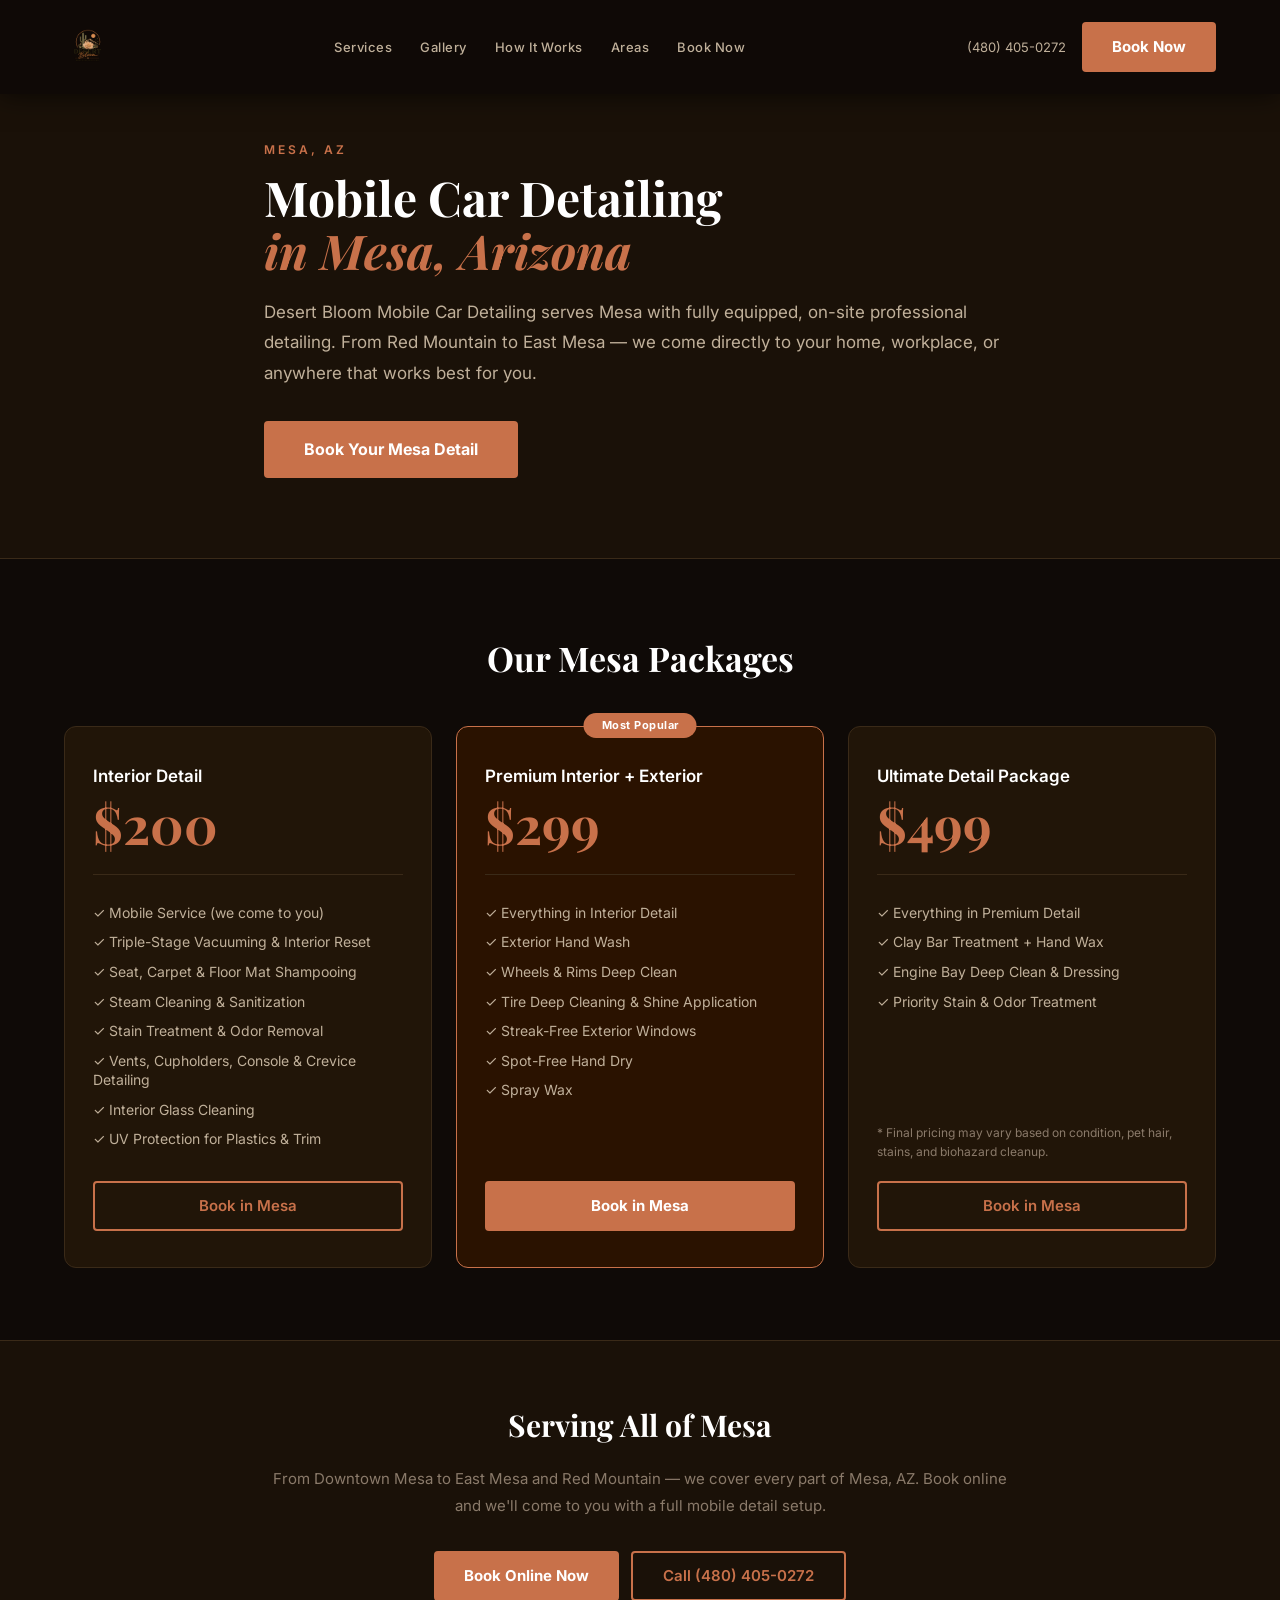
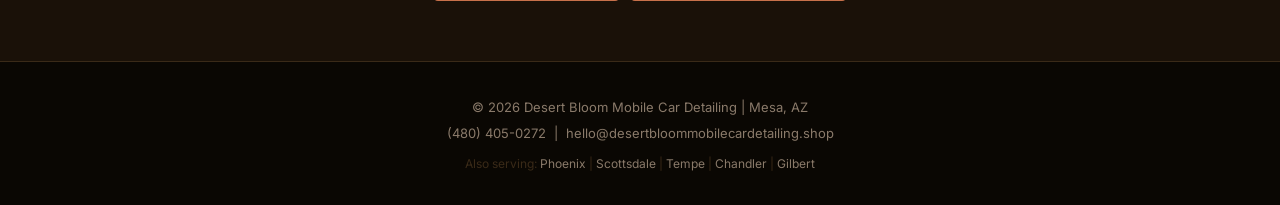
<file: mesa.html>
<!DOCTYPE html>
<html lang="en">
<head>
  <meta charset="UTF-8">
  <meta name="viewport" content="width=device-width, initial-scale=1.0">
  <title>Mobile Car Detailing Mesa AZ | Desert Bloom Mobile Car Detailing</title>
  <meta name="description" content="Mobile car detailing in Mesa, AZ. Desert Bloom comes to your home or office. Interior, Premium & Ceramic packages starting at $200. Book online today.">
  <link rel="canonical" href="https://desertbloommobilecardetailing.shop/mesa">
  <link rel="icon" type="image/png" href="logo.png">
  <link rel="preconnect" href="https://fonts.googleapis.com">
  <link rel="preconnect" href="https://fonts.gstatic.com" crossorigin>
  <link href="https://fonts.googleapis.com/css2?family=Playfair+Display:ital,wght@0,700;1,700&family=Inter:wght@400;500;600;700&display=swap" rel="stylesheet">
  <link rel="stylesheet" href="styles.css">
  <script type="application/ld+json">
  {
    "@context": "https://schema.org",
    "@type": "LocalBusiness",
    "name": "Desert Bloom Mobile Car Detailing",
    "telephone": "+14804050272",
    "email": "hello@desertbloommobilecardetailing.shop",
    "url": "https://desertbloommobilecardetailing.shop/mesa",
    "description": "Mobile car detailing serving Mesa, AZ. We come to you.",
    "address": { "@type": "PostalAddress", "addressLocality": "Mesa", "addressRegion": "AZ", "addressCountry": "US" },
    "areaServed": "Mesa"
  }
  </script>
</head>
<body>
<nav id="navbar" class="scrolled">
  <div class="nav-container">
    <a href="/" class="logo"><img src="logo.png" alt="Desert Bloom Mobile Car Detailing" class="logo-img"></a>
    <ul class="nav-links">
      <li><a href="/#services">Services</a></li>
      <li><a href="/#gallery">Gallery</a></li>
      <li><a href="/#process">How It Works</a></li>
      <li><a href="/#areas">Areas</a></li>
      <li><a href="/#booking">Book Now</a></li>
    </ul>
    <div class="nav-right">
      <a href="tel:4804050272" class="nav-phone">(480) 405-0272</a>
      <a href="/#booking" class="btn-gold">Book Now</a>
    </div>
    <button class="mobile-menu-btn" id="mobileMenuBtn">&#9776;</button>
  </div>
  <div class="mobile-menu" id="mobileMenu">
    <ul>
      <li><a href="/#services">Services</a></li>
      <li><a href="/#gallery">Gallery</a></li>
      <li><a href="/#booking">Book Now</a></li>
      <li><a href="tel:4804050272">(480) 405-0272</a></li>
    </ul>
  </div>
</nav>

<section style="padding:140px 24px 80px;background:var(--dark);border-bottom:1px solid var(--border);">
  <div class="container" style="max-width:800px;">
    <p class="section-tag">Mesa, AZ</p>
    <h1 style="font-family:var(--serif);font-size:48px;font-weight:700;line-height:1.1;margin-bottom:20px;">Mobile Car Detailing<br><span class="gold"><em>in Mesa, Arizona</em></span></h1>
    <p style="color:var(--lt-gray);font-size:17px;line-height:1.8;margin-bottom:32px;">Desert Bloom Mobile Car Detailing serves Mesa with fully equipped, on-site professional detailing. From Red Mountain to East Mesa — we come directly to your home, workplace, or anywhere that works best for you.</p>
    <a href="/#booking" class="btn-gold btn-large">Book Your Mesa Detail</a>
  </div>
</section>

<section style="padding:72px 0;background:var(--black);">
  <div class="container">
    <h2 style="font-family:var(--serif);font-size:34px;text-align:center;margin-bottom:40px;">Our Mesa Packages</h2>
    <div class="packages-grid">
      <div class="package-card">
        <div class="pkg-header"><div class="pkg-name">Interior Detail</div><div class="pkg-price">$200</div></div>
        <ul class="pkg-features">
          <li>✓ Mobile Service (we come to you)</li>
          <li>✓ Triple-Stage Vacuuming &amp; Interior Reset</li>
          <li>✓ Seat, Carpet &amp; Floor Mat Shampooing</li>
          <li>✓ Steam Cleaning &amp; Sanitization</li>
          <li>✓ Stain Treatment &amp; Odor Removal</li>
          <li>✓ Vents, Cupholders, Console &amp; Crevice Detailing</li>
          <li>✓ Interior Glass Cleaning</li>
          <li>✓ UV Protection for Plastics &amp; Trim</li>
        </ul>
        <a href="/#booking" class="btn-outline" style="text-align:center;">Book in Mesa</a>
      </div>
      <div class="package-card featured">
        <div class="popular-badge">Most Popular</div>
        <div class="pkg-header"><div class="pkg-name">Premium Interior + Exterior</div><div class="pkg-price">$299</div></div>
        <ul class="pkg-features">
          <li>✓ Everything in Interior Detail</li>
          <li>✓ Exterior Hand Wash</li>
          <li>✓ Wheels &amp; Rims Deep Clean</li>
          <li>✓ Tire Deep Cleaning &amp; Shine Application</li>
          <li>✓ Streak-Free Exterior Windows</li>
          <li>✓ Spot-Free Hand Dry</li>
          <li>✓ Spray Wax</li>
        </ul>
        <a href="/#booking" class="btn-gold" style="text-align:center;">Book in Mesa</a>
      </div>
      <div class="package-card">
        <div class="pkg-header"><div class="pkg-name">Ultimate Detail Package</div><div class="pkg-price">$499</div></div>
        <ul class="pkg-features">
          <li>✓ Everything in Premium Detail</li>
          <li>✓ Clay Bar Treatment + Hand Wax</li>
          <li>✓ Engine Bay Deep Clean &amp; Dressing</li>
          <li>✓ Priority Stain &amp; Odor Treatment</li>
        </ul>
        <p style="font-size:12px;color:var(--gray);margin:12px 0 20px;line-height:1.6;">* Final pricing may vary based on condition, pet hair, stains, and biohazard cleanup.</p>
        <a href="/#booking" class="btn-outline" style="text-align:center;">Book in Mesa</a>
      </div>
    </div>
  </div>
</section>

<section style="padding:60px 0;background:var(--dark);border-top:1px solid var(--border);">
  <div class="container" style="max-width:800px;text-align:center;">
    <h2 style="font-family:var(--serif);font-size:30px;margin-bottom:16px;">Serving All of Mesa</h2>
    <p style="color:var(--gray);font-size:15px;line-height:1.8;margin-bottom:32px;">From Downtown Mesa to East Mesa and Red Mountain — we cover every part of Mesa, AZ. Book online and we'll come to you with a full mobile detail setup.</p>
    <div style="display:flex;gap:12px;justify-content:center;flex-wrap:wrap;">
      <a href="/#booking" class="btn-gold">Book Online Now</a>
      <a href="tel:4804050272" class="btn-outline">Call (480) 405-0272</a>
    </div>
  </div>
</section>

<footer style="background:#0A0703;border-top:1px solid var(--border);padding:32px 0;text-align:center;">
  <div class="container">
    <p style="color:var(--gray);font-size:13px;line-height:2;">
      &copy; <span id="yr"></span> Desert Bloom Mobile Car Detailing | Mesa, AZ<br>
      <a href="tel:4804050272" style="color:var(--gray);text-decoration:none;">(480) 405-0272</a> &nbsp;|&nbsp;
      <a href="mailto:hello@desertbloommobilecardetailing.shop" style="color:var(--gray);text-decoration:none;">hello@desertbloommobilecardetailing.shop</a>
    </p>
    <p style="color:var(--border);font-size:12px;margin-top:8px;">
      Also serving: <a href="/phoenix" style="color:var(--gray);text-decoration:none;">Phoenix</a> |
      <a href="/scottsdale" style="color:var(--gray);text-decoration:none;">Scottsdale</a> |
      <a href="/tempe" style="color:var(--gray);text-decoration:none;">Tempe</a> |
      <a href="/chandler" style="color:var(--gray);text-decoration:none;">Chandler</a> |
      <a href="/gilbert" style="color:var(--gray);text-decoration:none;">Gilbert</a>
    </p>
  </div>
</footer>
<script>
  document.getElementById('yr').textContent = new Date().getFullYear()
  document.getElementById('mobileMenuBtn')?.addEventListener('click', () => document.getElementById('mobileMenu')?.classList.toggle('open'))
</script>
</body>
</html>
</file>
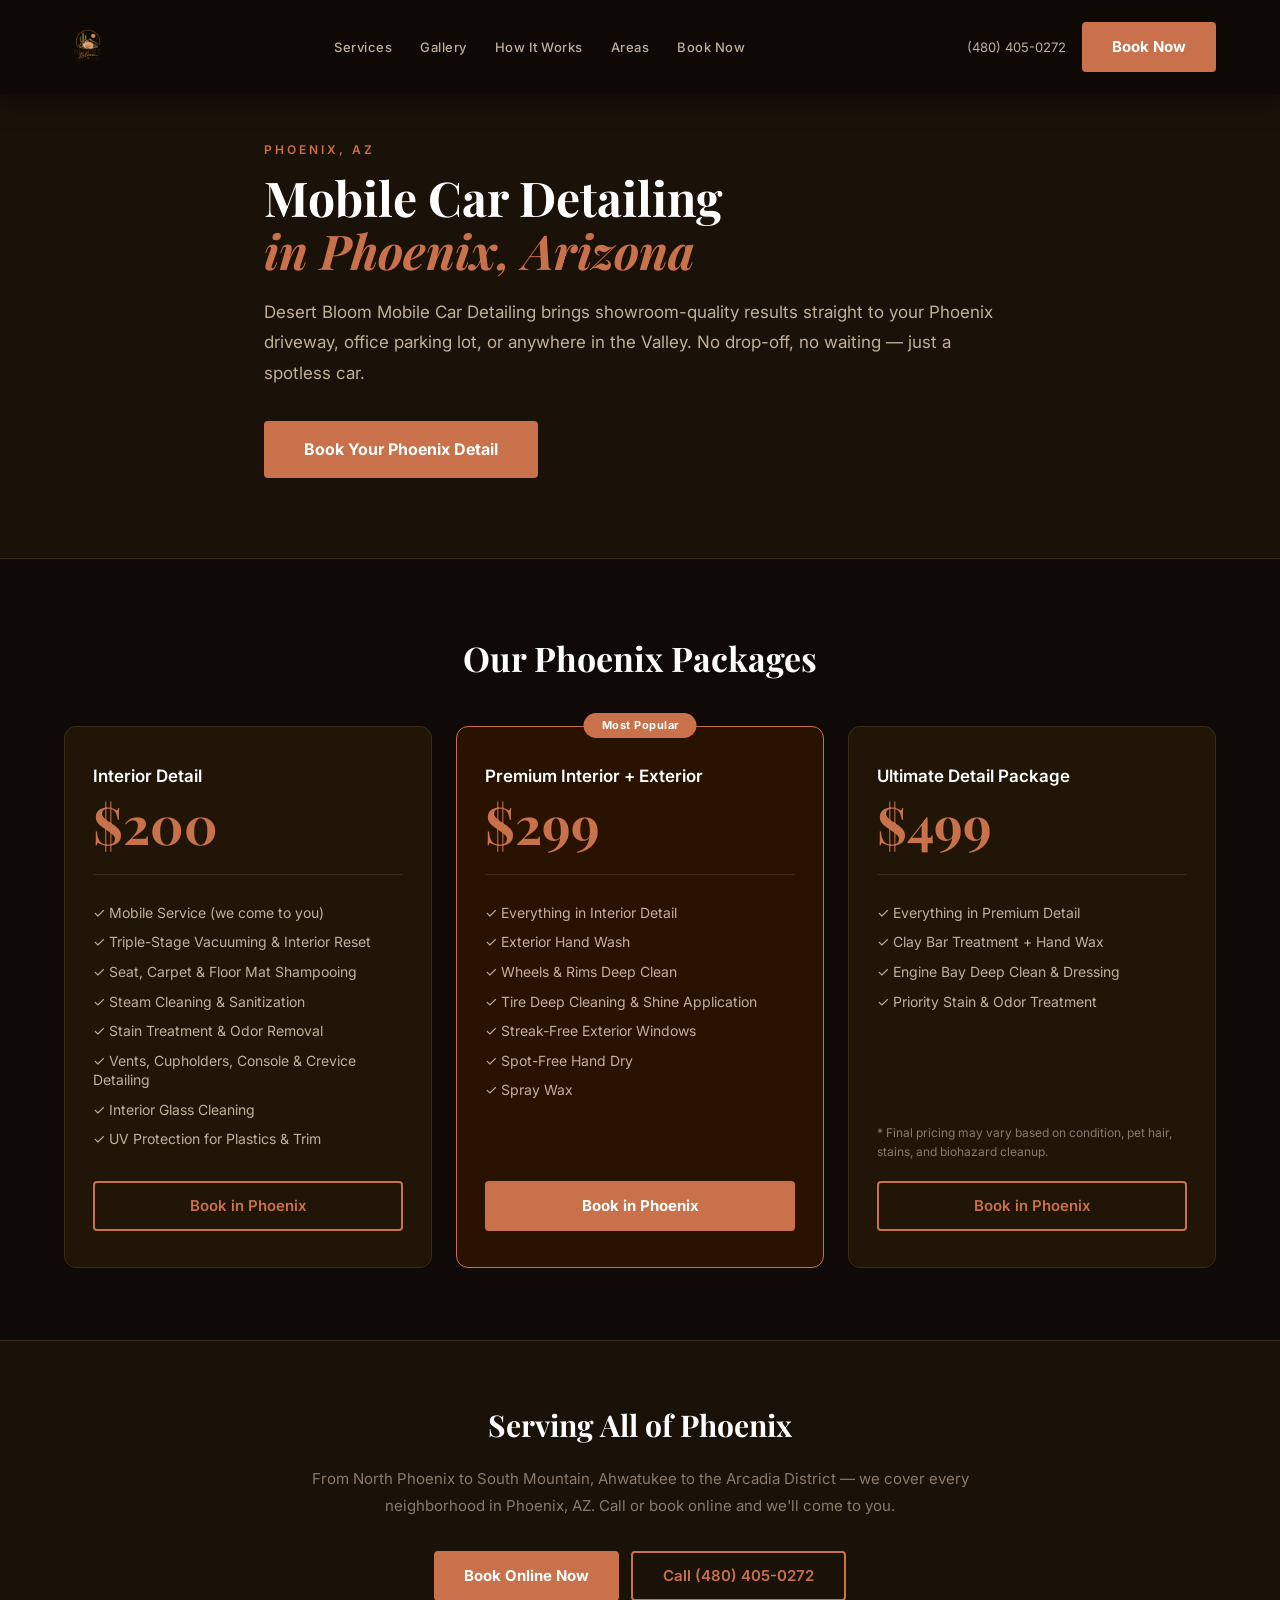
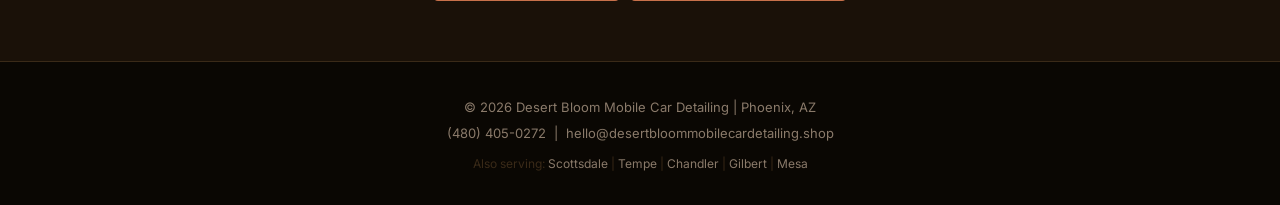
<file: phoenix.html>
<!DOCTYPE html>
<html lang="en">
<head>
  <meta charset="UTF-8">
  <meta name="viewport" content="width=device-width, initial-scale=1.0">
  <title>Mobile Car Detailing Phoenix AZ | Desert Bloom Mobile Car Detailing</title>
  <meta name="description" content="Professional mobile car detailing in Phoenix, AZ. Desert Bloom comes to your home or office. Interior, Premium & Ceramic packages starting at $200. Book online today.">
  <link rel="canonical" href="https://desertbloommobilecardetailing.shop/phoenix">
  <link rel="icon" type="image/png" href="logo.png">
  <link rel="preconnect" href="https://fonts.googleapis.com">
  <link rel="preconnect" href="https://fonts.gstatic.com" crossorigin>
  <link href="https://fonts.googleapis.com/css2?family=Playfair+Display:ital,wght@0,700;1,700&family=Inter:wght@400;500;600;700&display=swap" rel="stylesheet">
  <link rel="stylesheet" href="styles.css">
  <script type="application/ld+json">
  {
    "@context": "https://schema.org",
    "@type": "LocalBusiness",
    "name": "Desert Bloom Mobile Car Detailing",
    "telephone": "+14804050272",
    "email": "hello@desertbloommobilecardetailing.shop",
    "url": "https://desertbloommobilecardetailing.shop/phoenix",
    "description": "Mobile car detailing serving Phoenix, AZ. We come to you.",
    "address": { "@type": "PostalAddress", "addressLocality": "Phoenix", "addressRegion": "AZ", "addressCountry": "US" },
    "areaServed": "Phoenix"
  }
  </script>
</head>
<body>
<nav id="navbar" class="scrolled">
  <div class="nav-container">
    <a href="/" class="logo"><img src="logo.png" alt="Desert Bloom Mobile Car Detailing" class="logo-img"></a>
    <ul class="nav-links">
      <li><a href="/#services">Services</a></li>
      <li><a href="/#gallery">Gallery</a></li>
      <li><a href="/#process">How It Works</a></li>
      <li><a href="/#areas">Areas</a></li>
      <li><a href="/#booking">Book Now</a></li>
    </ul>
    <div class="nav-right">
      <a href="tel:4804050272" class="nav-phone">(480) 405-0272</a>
      <a href="/#booking" class="btn-gold">Book Now</a>
    </div>
    <button class="mobile-menu-btn" id="mobileMenuBtn">&#9776;</button>
  </div>
  <div class="mobile-menu" id="mobileMenu">
    <ul>
      <li><a href="/#services">Services</a></li>
      <li><a href="/#gallery">Gallery</a></li>
      <li><a href="/#booking">Book Now</a></li>
      <li><a href="tel:4804050272">(480) 405-0272</a></li>
    </ul>
  </div>
</nav>

<section style="padding:140px 24px 80px;background:var(--dark);border-bottom:1px solid var(--border);">
  <div class="container" style="max-width:800px;">
    <p class="section-tag">Phoenix, AZ</p>
    <h1 style="font-family:var(--serif);font-size:48px;font-weight:700;line-height:1.1;margin-bottom:20px;">Mobile Car Detailing<br><span class="gold"><em>in Phoenix, Arizona</em></span></h1>
    <p style="color:var(--lt-gray);font-size:17px;line-height:1.8;margin-bottom:32px;">Desert Bloom Mobile Car Detailing brings showroom-quality results straight to your Phoenix driveway, office parking lot, or anywhere in the Valley. No drop-off, no waiting — just a spotless car.</p>
    <a href="/#booking" class="btn-gold btn-large">Book Your Phoenix Detail</a>
  </div>
</section>

<section style="padding:72px 0;background:var(--black);">
  <div class="container">
    <h2 style="font-family:var(--serif);font-size:34px;text-align:center;margin-bottom:40px;">Our Phoenix Packages</h2>
    <div class="packages-grid">
      <div class="package-card">
        <div class="pkg-header"><div class="pkg-name">Interior Detail</div><div class="pkg-price">$200</div></div>
        <ul class="pkg-features">
          <li>✓ Mobile Service (we come to you)</li>
          <li>✓ Triple-Stage Vacuuming &amp; Interior Reset</li>
          <li>✓ Seat, Carpet &amp; Floor Mat Shampooing</li>
          <li>✓ Steam Cleaning &amp; Sanitization</li>
          <li>✓ Stain Treatment &amp; Odor Removal</li>
          <li>✓ Vents, Cupholders, Console &amp; Crevice Detailing</li>
          <li>✓ Interior Glass Cleaning</li>
          <li>✓ UV Protection for Plastics &amp; Trim</li>
        </ul>
        <a href="/#booking" class="btn-outline" style="text-align:center;">Book in Phoenix</a>
      </div>
      <div class="package-card featured">
        <div class="popular-badge">Most Popular</div>
        <div class="pkg-header"><div class="pkg-name">Premium Interior + Exterior</div><div class="pkg-price">$299</div></div>
        <ul class="pkg-features">
          <li>✓ Everything in Interior Detail</li>
          <li>✓ Exterior Hand Wash</li>
          <li>✓ Wheels &amp; Rims Deep Clean</li>
          <li>✓ Tire Deep Cleaning &amp; Shine Application</li>
          <li>✓ Streak-Free Exterior Windows</li>
          <li>✓ Spot-Free Hand Dry</li>
          <li>✓ Spray Wax</li>
        </ul>
        <a href="/#booking" class="btn-gold" style="text-align:center;">Book in Phoenix</a>
      </div>
      <div class="package-card">
        <div class="pkg-header"><div class="pkg-name">Ultimate Detail Package</div><div class="pkg-price">$499</div></div>
        <ul class="pkg-features">
          <li>✓ Everything in Premium Detail</li>
          <li>✓ Clay Bar Treatment + Hand Wax</li>
          <li>✓ Engine Bay Deep Clean &amp; Dressing</li>
          <li>✓ Priority Stain &amp; Odor Treatment</li>
        </ul>
        <p style="font-size:12px;color:var(--gray);margin:12px 0 20px;line-height:1.6;">* Final pricing may vary based on condition, pet hair, stains, and biohazard cleanup.</p>
        <a href="/#booking" class="btn-outline" style="text-align:center;">Book in Phoenix</a>
      </div>
    </div>
  </div>
</section>

<section style="padding:60px 0;background:var(--dark);border-top:1px solid var(--border);">
  <div class="container" style="max-width:800px;text-align:center;">
    <h2 style="font-family:var(--serif);font-size:30px;margin-bottom:16px;">Serving All of Phoenix</h2>
    <p style="color:var(--gray);font-size:15px;line-height:1.8;margin-bottom:32px;">From North Phoenix to South Mountain, Ahwatukee to the Arcadia District — we cover every neighborhood in Phoenix, AZ. Call or book online and we'll come to you.</p>
    <div style="display:flex;gap:12px;justify-content:center;flex-wrap:wrap;">
      <a href="/#booking" class="btn-gold">Book Online Now</a>
      <a href="tel:4804050272" class="btn-outline">Call (480) 405-0272</a>
    </div>
  </div>
</section>

<footer style="background:#0A0703;border-top:1px solid var(--border);padding:32px 0;text-align:center;">
  <div class="container">
    <p style="color:var(--gray);font-size:13px;line-height:2;">
      &copy; <span id="yr"></span> Desert Bloom Mobile Car Detailing | Phoenix, AZ<br>
      <a href="tel:4804050272" style="color:var(--gray);text-decoration:none;">(480) 405-0272</a> &nbsp;|&nbsp;
      <a href="mailto:hello@desertbloommobilecardetailing.shop" style="color:var(--gray);text-decoration:none;">hello@desertbloommobilecardetailing.shop</a>
    </p>
    <p style="color:var(--border);font-size:12px;margin-top:8px;">
      Also serving: <a href="/scottsdale" style="color:var(--gray);text-decoration:none;">Scottsdale</a> |
      <a href="/tempe" style="color:var(--gray);text-decoration:none;">Tempe</a> |
      <a href="/chandler" style="color:var(--gray);text-decoration:none;">Chandler</a> |
      <a href="/gilbert" style="color:var(--gray);text-decoration:none;">Gilbert</a> |
      <a href="/mesa" style="color:var(--gray);text-decoration:none;">Mesa</a>
    </p>
  </div>
</footer>
<script>
  document.getElementById('yr').textContent = new Date().getFullYear()
  document.getElementById('mobileMenuBtn')?.addEventListener('click', () => document.getElementById('mobileMenu')?.classList.toggle('open'))
</script>
</body>
</html>
</file>
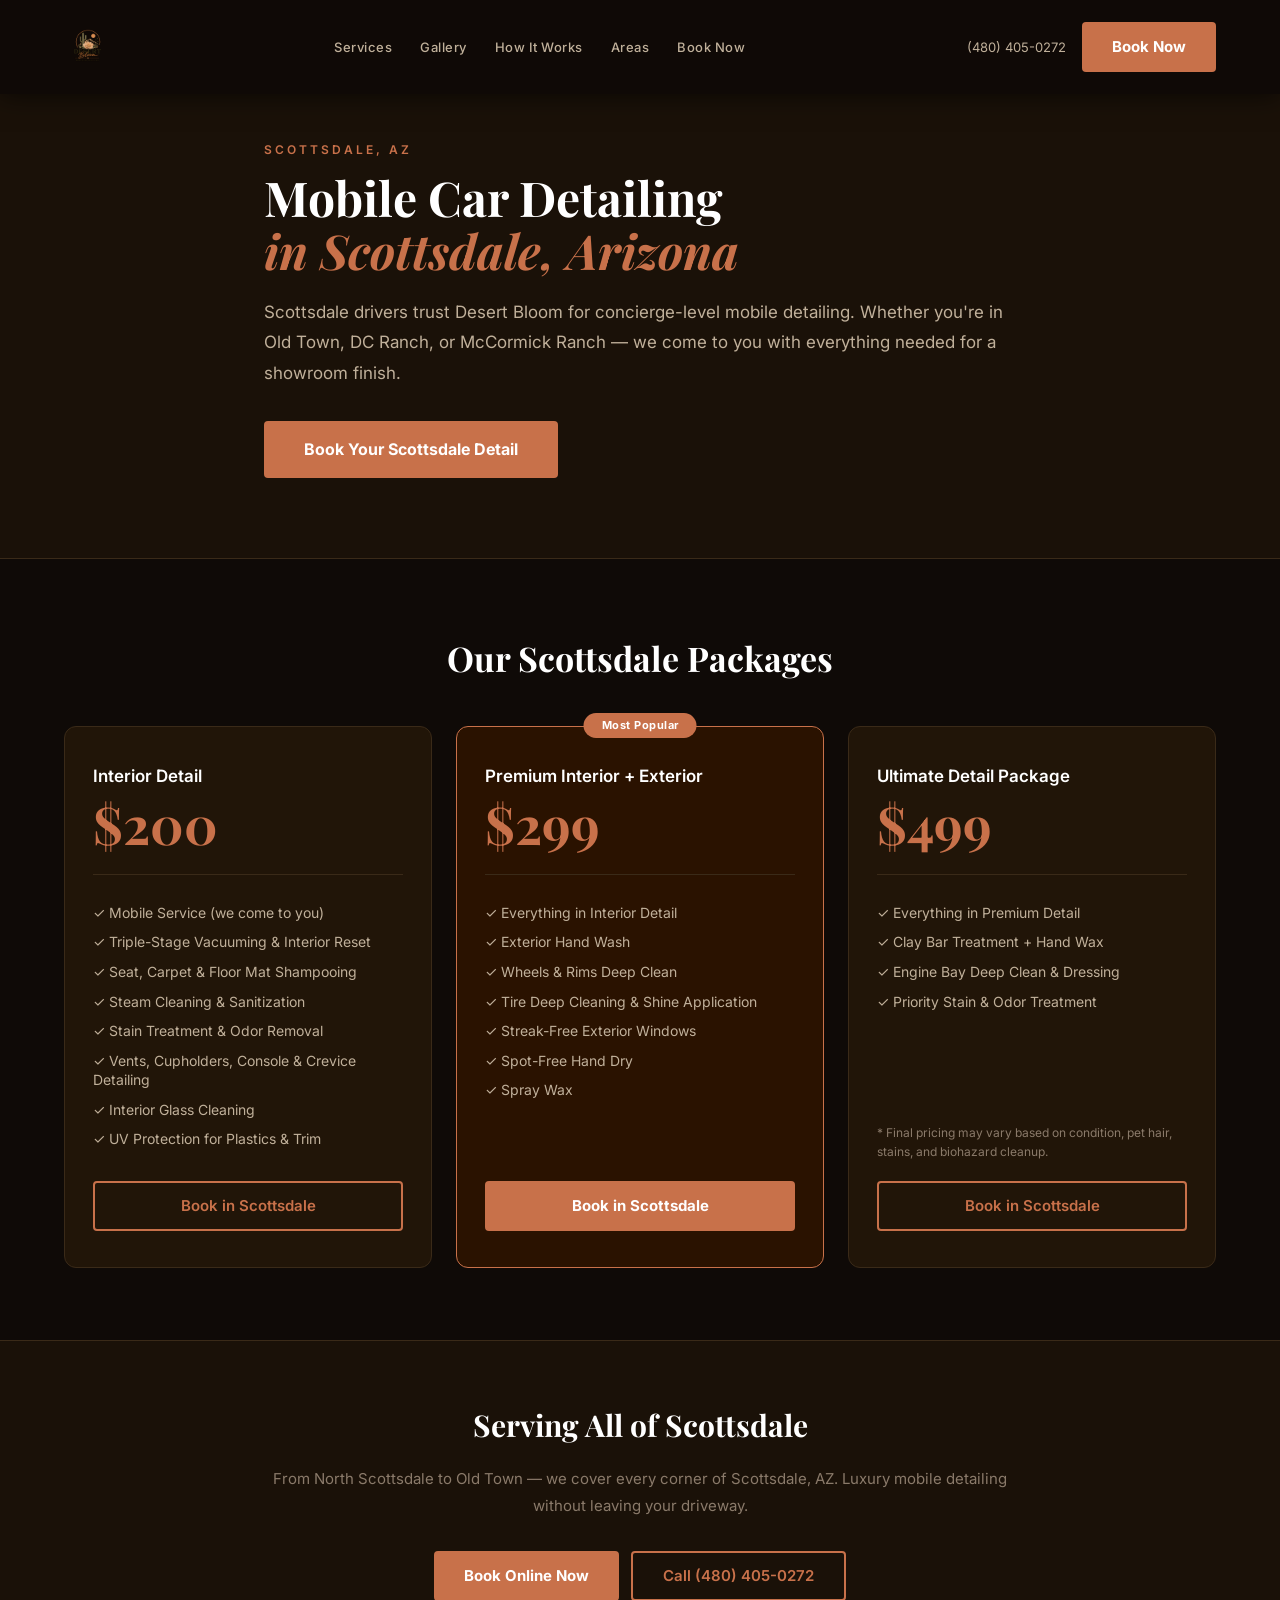
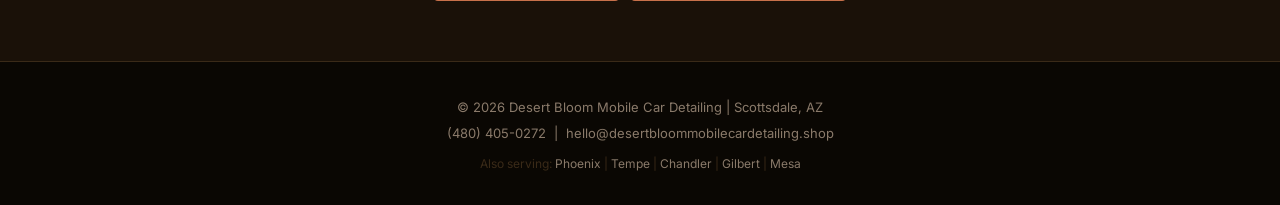
<file: scottsdale.html>
<!DOCTYPE html>
<html lang="en">
<head>
  <meta charset="UTF-8">
  <meta name="viewport" content="width=device-width, initial-scale=1.0">
  <title>Mobile Car Detailing Scottsdale AZ | Desert Bloom Mobile Car Detailing</title>
  <meta name="description" content="Premium mobile car detailing in Scottsdale, AZ. Desert Bloom comes to your home or office. Interior, Premium & Ceramic packages starting at $200. Book online today.">
  <link rel="canonical" href="https://desertbloommobilecardetailing.shop/scottsdale">
  <link rel="icon" type="image/png" href="logo.png">
  <link rel="preconnect" href="https://fonts.googleapis.com">
  <link rel="preconnect" href="https://fonts.gstatic.com" crossorigin>
  <link href="https://fonts.googleapis.com/css2?family=Playfair+Display:ital,wght@0,700;1,700&family=Inter:wght@400;500;600;700&display=swap" rel="stylesheet">
  <link rel="stylesheet" href="styles.css">
  <script type="application/ld+json">
  {
    "@context": "https://schema.org",
    "@type": "LocalBusiness",
    "name": "Desert Bloom Mobile Car Detailing",
    "telephone": "+14804050272",
    "email": "hello@desertbloommobilecardetailing.shop",
    "url": "https://desertbloommobilecardetailing.shop/scottsdale",
    "description": "Mobile car detailing serving Scottsdale, AZ. We come to you.",
    "address": { "@type": "PostalAddress", "addressLocality": "Scottsdale", "addressRegion": "AZ", "addressCountry": "US" },
    "areaServed": "Scottsdale"
  }
  </script>
</head>
<body>
<nav id="navbar" class="scrolled">
  <div class="nav-container">
    <a href="/" class="logo"><img src="logo.png" alt="Desert Bloom Mobile Car Detailing" class="logo-img"></a>
    <ul class="nav-links">
      <li><a href="/#services">Services</a></li>
      <li><a href="/#gallery">Gallery</a></li>
      <li><a href="/#process">How It Works</a></li>
      <li><a href="/#areas">Areas</a></li>
      <li><a href="/#booking">Book Now</a></li>
    </ul>
    <div class="nav-right">
      <a href="tel:4804050272" class="nav-phone">(480) 405-0272</a>
      <a href="/#booking" class="btn-gold">Book Now</a>
    </div>
    <button class="mobile-menu-btn" id="mobileMenuBtn">&#9776;</button>
  </div>
  <div class="mobile-menu" id="mobileMenu">
    <ul>
      <li><a href="/#services">Services</a></li>
      <li><a href="/#gallery">Gallery</a></li>
      <li><a href="/#booking">Book Now</a></li>
      <li><a href="tel:4804050272">(480) 405-0272</a></li>
    </ul>
  </div>
</nav>

<section style="padding:140px 24px 80px;background:var(--dark);border-bottom:1px solid var(--border);">
  <div class="container" style="max-width:800px;">
    <p class="section-tag">Scottsdale, AZ</p>
    <h1 style="font-family:var(--serif);font-size:48px;font-weight:700;line-height:1.1;margin-bottom:20px;">Mobile Car Detailing<br><span class="gold"><em>in Scottsdale, Arizona</em></span></h1>
    <p style="color:var(--lt-gray);font-size:17px;line-height:1.8;margin-bottom:32px;">Scottsdale drivers trust Desert Bloom for concierge-level mobile detailing. Whether you're in Old Town, DC Ranch, or McCormick Ranch — we come to you with everything needed for a showroom finish.</p>
    <a href="/#booking" class="btn-gold btn-large">Book Your Scottsdale Detail</a>
  </div>
</section>

<section style="padding:72px 0;background:var(--black);">
  <div class="container">
    <h2 style="font-family:var(--serif);font-size:34px;text-align:center;margin-bottom:40px;">Our Scottsdale Packages</h2>
    <div class="packages-grid">
      <div class="package-card">
        <div class="pkg-header"><div class="pkg-name">Interior Detail</div><div class="pkg-price">$200</div></div>
        <ul class="pkg-features">
          <li>✓ Mobile Service (we come to you)</li>
          <li>✓ Triple-Stage Vacuuming &amp; Interior Reset</li>
          <li>✓ Seat, Carpet &amp; Floor Mat Shampooing</li>
          <li>✓ Steam Cleaning &amp; Sanitization</li>
          <li>✓ Stain Treatment &amp; Odor Removal</li>
          <li>✓ Vents, Cupholders, Console &amp; Crevice Detailing</li>
          <li>✓ Interior Glass Cleaning</li>
          <li>✓ UV Protection for Plastics &amp; Trim</li>
        </ul>
        <a href="/#booking" class="btn-outline" style="text-align:center;">Book in Scottsdale</a>
      </div>
      <div class="package-card featured">
        <div class="popular-badge">Most Popular</div>
        <div class="pkg-header"><div class="pkg-name">Premium Interior + Exterior</div><div class="pkg-price">$299</div></div>
        <ul class="pkg-features">
          <li>✓ Everything in Interior Detail</li>
          <li>✓ Exterior Hand Wash</li>
          <li>✓ Wheels &amp; Rims Deep Clean</li>
          <li>✓ Tire Deep Cleaning &amp; Shine Application</li>
          <li>✓ Streak-Free Exterior Windows</li>
          <li>✓ Spot-Free Hand Dry</li>
          <li>✓ Spray Wax</li>
        </ul>
        <a href="/#booking" class="btn-gold" style="text-align:center;">Book in Scottsdale</a>
      </div>
      <div class="package-card">
        <div class="pkg-header"><div class="pkg-name">Ultimate Detail Package</div><div class="pkg-price">$499</div></div>
        <ul class="pkg-features">
          <li>✓ Everything in Premium Detail</li>
          <li>✓ Clay Bar Treatment + Hand Wax</li>
          <li>✓ Engine Bay Deep Clean &amp; Dressing</li>
          <li>✓ Priority Stain &amp; Odor Treatment</li>
        </ul>
        <p style="font-size:12px;color:var(--gray);margin:12px 0 20px;line-height:1.6;">* Final pricing may vary based on condition, pet hair, stains, and biohazard cleanup.</p>
        <a href="/#booking" class="btn-outline" style="text-align:center;">Book in Scottsdale</a>
      </div>
    </div>
  </div>
</section>

<section style="padding:60px 0;background:var(--dark);border-top:1px solid var(--border);">
  <div class="container" style="max-width:800px;text-align:center;">
    <h2 style="font-family:var(--serif);font-size:30px;margin-bottom:16px;">Serving All of Scottsdale</h2>
    <p style="color:var(--gray);font-size:15px;line-height:1.8;margin-bottom:32px;">From North Scottsdale to Old Town — we cover every corner of Scottsdale, AZ. Luxury mobile detailing without leaving your driveway.</p>
    <div style="display:flex;gap:12px;justify-content:center;flex-wrap:wrap;">
      <a href="/#booking" class="btn-gold">Book Online Now</a>
      <a href="tel:4804050272" class="btn-outline">Call (480) 405-0272</a>
    </div>
  </div>
</section>

<footer style="background:#0A0703;border-top:1px solid var(--border);padding:32px 0;text-align:center;">
  <div class="container">
    <p style="color:var(--gray);font-size:13px;line-height:2;">
      &copy; <span id="yr"></span> Desert Bloom Mobile Car Detailing | Scottsdale, AZ<br>
      <a href="tel:4804050272" style="color:var(--gray);text-decoration:none;">(480) 405-0272</a> &nbsp;|&nbsp;
      <a href="mailto:hello@desertbloommobilecardetailing.shop" style="color:var(--gray);text-decoration:none;">hello@desertbloommobilecardetailing.shop</a>
    </p>
    <p style="color:var(--border);font-size:12px;margin-top:8px;">
      Also serving: <a href="/phoenix" style="color:var(--gray);text-decoration:none;">Phoenix</a> |
      <a href="/tempe" style="color:var(--gray);text-decoration:none;">Tempe</a> |
      <a href="/chandler" style="color:var(--gray);text-decoration:none;">Chandler</a> |
      <a href="/gilbert" style="color:var(--gray);text-decoration:none;">Gilbert</a> |
      <a href="/mesa" style="color:var(--gray);text-decoration:none;">Mesa</a>
    </p>
  </div>
</footer>
<script>
  document.getElementById('yr').textContent = new Date().getFullYear()
  document.getElementById('mobileMenuBtn')?.addEventListener('click', () => document.getElementById('mobileMenu')?.classList.toggle('open'))
</script>
</body>
</html>
</file>
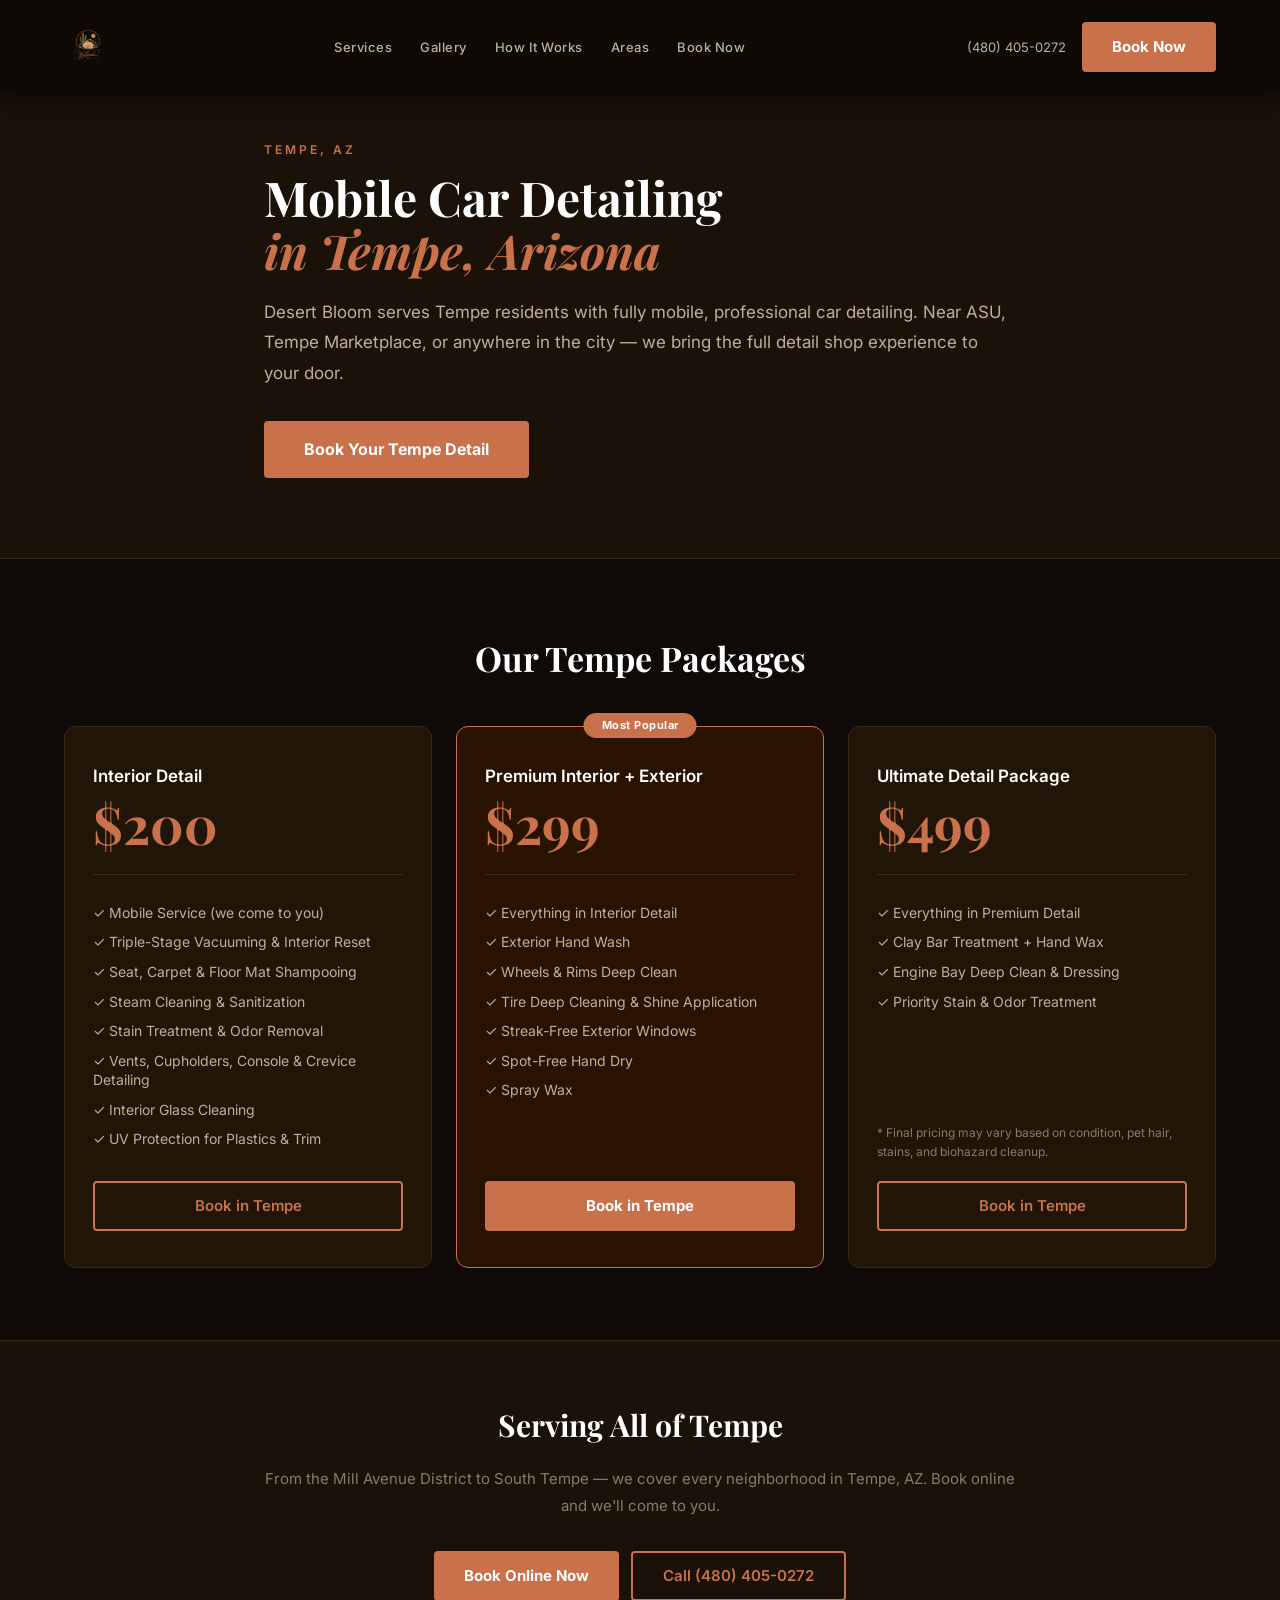
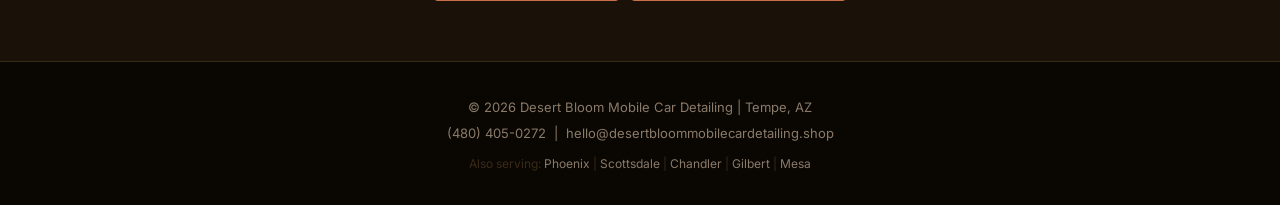
<file: tempe.html>
<!DOCTYPE html>
<html lang="en">
<head>
  <meta charset="UTF-8">
  <meta name="viewport" content="width=device-width, initial-scale=1.0">
  <title>Mobile Car Detailing Tempe AZ | Desert Bloom Mobile Car Detailing</title>
  <meta name="description" content="Mobile car detailing in Tempe, AZ. Desert Bloom comes to your home or office. Interior, Premium & Ceramic packages starting at $200. Book online today.">
  <link rel="canonical" href="https://desertbloommobilecardetailing.shop/tempe">
  <link rel="icon" type="image/png" href="logo.png">
  <link rel="preconnect" href="https://fonts.googleapis.com">
  <link rel="preconnect" href="https://fonts.gstatic.com" crossorigin>
  <link href="https://fonts.googleapis.com/css2?family=Playfair+Display:ital,wght@0,700;1,700&family=Inter:wght@400;500;600;700&display=swap" rel="stylesheet">
  <link rel="stylesheet" href="styles.css">
  <script type="application/ld+json">
  {
    "@context": "https://schema.org",
    "@type": "LocalBusiness",
    "name": "Desert Bloom Mobile Car Detailing",
    "telephone": "+14804050272",
    "email": "hello@desertbloommobilecardetailing.shop",
    "url": "https://desertbloommobilecardetailing.shop/tempe",
    "description": "Mobile car detailing serving Tempe, AZ. We come to you.",
    "address": { "@type": "PostalAddress", "addressLocality": "Tempe", "addressRegion": "AZ", "addressCountry": "US" },
    "areaServed": "Tempe"
  }
  </script>
</head>
<body>
<nav id="navbar" class="scrolled">
  <div class="nav-container">
    <a href="/" class="logo"><img src="logo.png" alt="Desert Bloom Mobile Car Detailing" class="logo-img"></a>
    <ul class="nav-links">
      <li><a href="/#services">Services</a></li>
      <li><a href="/#gallery">Gallery</a></li>
      <li><a href="/#process">How It Works</a></li>
      <li><a href="/#areas">Areas</a></li>
      <li><a href="/#booking">Book Now</a></li>
    </ul>
    <div class="nav-right">
      <a href="tel:4804050272" class="nav-phone">(480) 405-0272</a>
      <a href="/#booking" class="btn-gold">Book Now</a>
    </div>
    <button class="mobile-menu-btn" id="mobileMenuBtn">&#9776;</button>
  </div>
  <div class="mobile-menu" id="mobileMenu">
    <ul>
      <li><a href="/#services">Services</a></li>
      <li><a href="/#gallery">Gallery</a></li>
      <li><a href="/#booking">Book Now</a></li>
      <li><a href="tel:4804050272">(480) 405-0272</a></li>
    </ul>
  </div>
</nav>

<section style="padding:140px 24px 80px;background:var(--dark);border-bottom:1px solid var(--border);">
  <div class="container" style="max-width:800px;">
    <p class="section-tag">Tempe, AZ</p>
    <h1 style="font-family:var(--serif);font-size:48px;font-weight:700;line-height:1.1;margin-bottom:20px;">Mobile Car Detailing<br><span class="gold"><em>in Tempe, Arizona</em></span></h1>
    <p style="color:var(--lt-gray);font-size:17px;line-height:1.8;margin-bottom:32px;">Desert Bloom serves Tempe residents with fully mobile, professional car detailing. Near ASU, Tempe Marketplace, or anywhere in the city — we bring the full detail shop experience to your door.</p>
    <a href="/#booking" class="btn-gold btn-large">Book Your Tempe Detail</a>
  </div>
</section>

<section style="padding:72px 0;background:var(--black);">
  <div class="container">
    <h2 style="font-family:var(--serif);font-size:34px;text-align:center;margin-bottom:40px;">Our Tempe Packages</h2>
    <div class="packages-grid">
      <div class="package-card">
        <div class="pkg-header"><div class="pkg-name">Interior Detail</div><div class="pkg-price">$200</div></div>
        <ul class="pkg-features">
          <li>✓ Mobile Service (we come to you)</li>
          <li>✓ Triple-Stage Vacuuming &amp; Interior Reset</li>
          <li>✓ Seat, Carpet &amp; Floor Mat Shampooing</li>
          <li>✓ Steam Cleaning &amp; Sanitization</li>
          <li>✓ Stain Treatment &amp; Odor Removal</li>
          <li>✓ Vents, Cupholders, Console &amp; Crevice Detailing</li>
          <li>✓ Interior Glass Cleaning</li>
          <li>✓ UV Protection for Plastics &amp; Trim</li>
        </ul>
        <a href="/#booking" class="btn-outline" style="text-align:center;">Book in Tempe</a>
      </div>
      <div class="package-card featured">
        <div class="popular-badge">Most Popular</div>
        <div class="pkg-header"><div class="pkg-name">Premium Interior + Exterior</div><div class="pkg-price">$299</div></div>
        <ul class="pkg-features">
          <li>✓ Everything in Interior Detail</li>
          <li>✓ Exterior Hand Wash</li>
          <li>✓ Wheels &amp; Rims Deep Clean</li>
          <li>✓ Tire Deep Cleaning &amp; Shine Application</li>
          <li>✓ Streak-Free Exterior Windows</li>
          <li>✓ Spot-Free Hand Dry</li>
          <li>✓ Spray Wax</li>
        </ul>
        <a href="/#booking" class="btn-gold" style="text-align:center;">Book in Tempe</a>
      </div>
      <div class="package-card">
        <div class="pkg-header"><div class="pkg-name">Ultimate Detail Package</div><div class="pkg-price">$499</div></div>
        <ul class="pkg-features">
          <li>✓ Everything in Premium Detail</li>
          <li>✓ Clay Bar Treatment + Hand Wax</li>
          <li>✓ Engine Bay Deep Clean &amp; Dressing</li>
          <li>✓ Priority Stain &amp; Odor Treatment</li>
        </ul>
        <p style="font-size:12px;color:var(--gray);margin:12px 0 20px;line-height:1.6;">* Final pricing may vary based on condition, pet hair, stains, and biohazard cleanup.</p>
        <a href="/#booking" class="btn-outline" style="text-align:center;">Book in Tempe</a>
      </div>
    </div>
  </div>
</section>

<section style="padding:60px 0;background:var(--dark);border-top:1px solid var(--border);">
  <div class="container" style="max-width:800px;text-align:center;">
    <h2 style="font-family:var(--serif);font-size:30px;margin-bottom:16px;">Serving All of Tempe</h2>
    <p style="color:var(--gray);font-size:15px;line-height:1.8;margin-bottom:32px;">From the Mill Avenue District to South Tempe — we cover every neighborhood in Tempe, AZ. Book online and we'll come to you.</p>
    <div style="display:flex;gap:12px;justify-content:center;flex-wrap:wrap;">
      <a href="/#booking" class="btn-gold">Book Online Now</a>
      <a href="tel:4804050272" class="btn-outline">Call (480) 405-0272</a>
    </div>
  </div>
</section>

<footer style="background:#0A0703;border-top:1px solid var(--border);padding:32px 0;text-align:center;">
  <div class="container">
    <p style="color:var(--gray);font-size:13px;line-height:2;">
      &copy; <span id="yr"></span> Desert Bloom Mobile Car Detailing | Tempe, AZ<br>
      <a href="tel:4804050272" style="color:var(--gray);text-decoration:none;">(480) 405-0272</a> &nbsp;|&nbsp;
      <a href="mailto:hello@desertbloommobilecardetailing.shop" style="color:var(--gray);text-decoration:none;">hello@desertbloommobilecardetailing.shop</a>
    </p>
    <p style="color:var(--border);font-size:12px;margin-top:8px;">
      Also serving: <a href="/phoenix" style="color:var(--gray);text-decoration:none;">Phoenix</a> |
      <a href="/scottsdale" style="color:var(--gray);text-decoration:none;">Scottsdale</a> |
      <a href="/chandler" style="color:var(--gray);text-decoration:none;">Chandler</a> |
      <a href="/gilbert" style="color:var(--gray);text-decoration:none;">Gilbert</a> |
      <a href="/mesa" style="color:var(--gray);text-decoration:none;">Mesa</a>
    </p>
  </div>
</footer>
<script>
  document.getElementById('yr').textContent = new Date().getFullYear()
  document.getElementById('mobileMenuBtn')?.addEventListener('click', () => document.getElementById('mobileMenu')?.classList.toggle('open'))
</script>
</body>
</html>
</file>
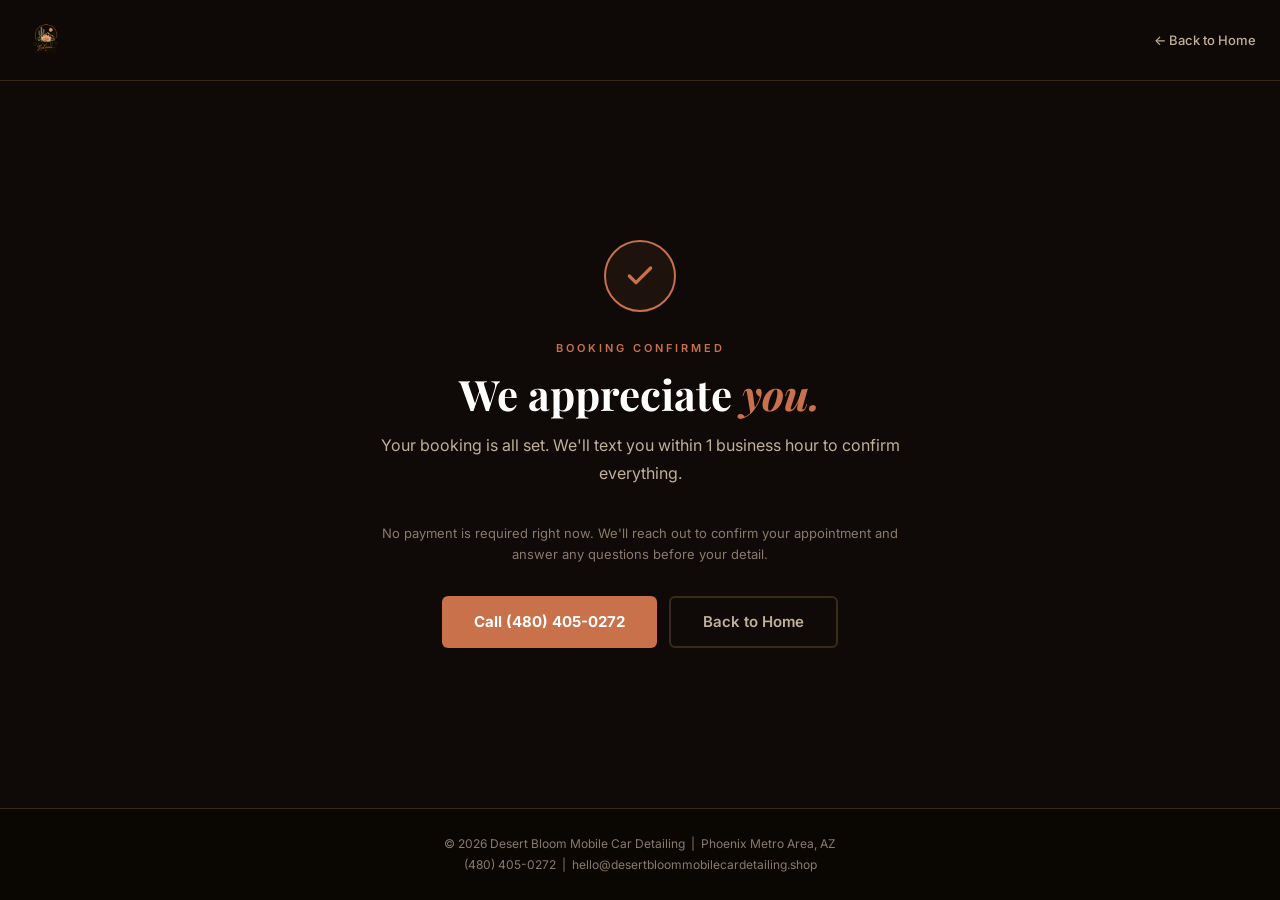
<file: thank-you.html>
<!DOCTYPE html>
<html lang="en">
<head>
  <meta charset="UTF-8">
  <meta name="viewport" content="width=device-width, initial-scale=1.0">
  <title>Booking Confirmed | Desert Bloom Mobile Car Detailing</title>
  <meta name="robots" content="noindex">
  <link rel="icon" type="image/png" href="logo.png">
  <link rel="preconnect" href="https://fonts.googleapis.com">
  <link rel="preconnect" href="https://fonts.gstatic.com" crossorigin>
  <link href="https://fonts.googleapis.com/css2?family=Playfair+Display:wght@400;600;700&family=Inter:wght@300;400;500;600&display=swap" rel="stylesheet">
  <style>
    *, *::before, *::after { box-sizing: border-box; margin: 0; padding: 0; }
    :root {
      --black:   #0F0A07;
      --dark:    #1A1108;
      --gold:    #C8714A;
      --gold-lt: #D98B6A;
      --white:   #ffffff;
      --gray:    #8A7A6A;
      --lt-gray: #C0B09A;
      --border:  #3A2A18;
      --serif:   'Playfair Display', serif;
      --sans:    'Inter', sans-serif;
    }
    html { scroll-behavior: smooth; }
    body { background: var(--black); color: var(--white); font-family: var(--sans); line-height: 1.6; min-height: 100vh; display: flex; flex-direction: column; }
    nav { background: rgba(15,10,7,0.95); backdrop-filter: blur(8px); border-bottom: 1px solid var(--border); padding: 18px 24px; display: flex; align-items: center; justify-content: space-between; }
    .logo-img { height: 44px; width: auto; }
    .nav-home { color: var(--lt-gray); text-decoration: none; font-size: 13px; font-weight: 500; transition: color 0.2s; }
    .nav-home:hover { color: var(--gold); }
    main { flex: 1; display: flex; align-items: center; justify-content: center; padding: 60px 24px; }
    .ty-wrap { width: 100%; max-width: 560px; text-align: center; }
    @keyframes checkDraw { from { stroke-dashoffset: 60; opacity: 0; } to { stroke-dashoffset: 0; opacity: 1; } }
    @keyframes ringScale { from { transform: scale(0.7); opacity: 0; } to { transform: scale(1); opacity: 1; } }
    @keyframes fadeUp { from { opacity: 0; transform: translateY(16px); } to { opacity: 1; transform: translateY(0); } }
    .ty-icon { width: 72px; height: 72px; border-radius: 50%; border: 2px solid var(--gold); background: rgba(200,113,74,0.08); display: flex; align-items: center; justify-content: center; margin: 0 auto 28px; animation: ringScale 0.5s ease 0.1s both; }
    .ty-icon svg { width: 32px; height: 32px; stroke: var(--gold); stroke-width: 2.5; fill: none; stroke-linecap: round; stroke-linejoin: round; stroke-dasharray: 60; stroke-dashoffset: 0; animation: checkDraw 0.5s ease 0.4s both; }
    .ty-tag { color: var(--gold); font-size: 11px; font-weight: 600; letter-spacing: 3px; text-transform: uppercase; margin-bottom: 12px; animation: fadeUp 0.6s ease 0.3s both; }
    .ty-heading { font-family: var(--serif); font-size: 42px; font-weight: 700; line-height: 1.15; margin-bottom: 14px; animation: fadeUp 0.6s ease 0.45s both; }
    .ty-heading em { color: var(--gold); font-style: italic; }
    .ty-sub { color: var(--lt-gray); font-size: 16px; line-height: 1.7; margin-bottom: 36px; animation: fadeUp 0.6s ease 0.55s both; }
    .ty-note { color: var(--gray); font-size: 13px; line-height: 1.6; margin-bottom: 32px; animation: fadeUp 0.6s ease 0.75s both; }
    .ty-actions { display: flex; gap: 12px; justify-content: center; flex-wrap: wrap; animation: fadeUp 0.6s ease 0.85s both; }
    .btn-gold { display: inline-block; background: var(--gold); color: var(--white); padding: 14px 32px; border-radius: 6px; font-weight: 700; font-family: var(--sans); font-size: 15px; text-decoration: none; border: none; cursor: pointer; transition: background 0.2s, box-shadow 0.2s, transform 0.15s; }
    .btn-gold:hover { background: var(--gold-lt); box-shadow: 0 4px 24px rgba(200,113,74,0.35); transform: translateY(-1px); }
    .btn-outline { display: inline-block; border: 2px solid var(--border); color: var(--lt-gray); padding: 12px 32px; border-radius: 6px; font-weight: 600; font-size: 15px; text-decoration: none; transition: border-color 0.2s, color 0.2s; }
    .btn-outline:hover { border-color: var(--gold); color: var(--gold); }
    footer { background: #0A0703; border-top: 1px solid var(--border); padding: 24px; text-align: center; }
    footer p { color: var(--gray); font-size: 12px; line-height: 1.8; }
    footer a { color: var(--gray); text-decoration: none; transition: color 0.2s; }
    footer a:hover { color: var(--gold); }
    @media (max-width: 480px) { .ty-heading { font-size: 30px; } .ty-actions { flex-direction: column; } .btn-gold, .btn-outline { text-align: center; } }
  </style>
</head>
<body>
  <nav>
    <img src="logo.png" alt="Desert Bloom Mobile Car Detailing" class="logo-img">
    <a href="index.html" class="nav-home">← Back to Home</a>
  </nav>
  <main>
    <div class="ty-wrap">
      <div class="ty-icon">
        <svg viewBox="0 0 24 24"><polyline points="20 6 9 17 4 12"></polyline></svg>
      </div>
      <p class="ty-tag">Booking Confirmed</p>
      <h1 class="ty-heading">We appreciate <em>you.</em></h1>
      <p class="ty-sub" id="tyGreeting">Your booking is all set. We'll text you within 1 business hour to confirm everything.</p>
      <p class="ty-note">No payment is required right now. We'll reach out to confirm your appointment and answer any questions before your detail.</p>
      <div class="ty-actions">
        <a href="tel:4804050272" class="btn-gold">Call (480) 405-0272</a>
        <a href="index.html" class="btn-outline">Back to Home</a>
      </div>
    </div>
  </main>
  <footer>
    <p>&copy; <span id="yr"></span> Desert Bloom Mobile Car Detailing &nbsp;|&nbsp; Phoenix Metro Area, AZ</p>
    <p><a href="tel:4804050272">(480) 405-0272</a> &nbsp;|&nbsp; <a href="mailto:hello@desertbloommobilecardetailing.shop">hello@desertbloommobilecardetailing.shop</a></p>
  </footer>
  <script>
    document.getElementById('yr').textContent = new Date().getFullYear();
    localStorage.removeItem('desert_bloom_booking');
  </script>
</body>
</html>
</file>
<file: styles.css>
/* ===== RESET & VARIABLES ===== */
*, *::before, *::after { box-sizing: border-box; margin: 0; padding: 0; }

:root {
  --black:    #0F0A07;
  --dark:     #1A1108;
  --card:     #211508;
  --gold:     #C8714A;
  --gold-lt:  #D98B6A;
  --white:    #ffffff;
  --gray:     #8A7A6A;
  --lt-gray:  #C0B09A;
  --border:   #3A2A18;
  --serif:    'Playfair Display', serif;
  --sans:     'Inter', sans-serif;
}

html { scroll-behavior: smooth; overflow-x: hidden; }

body {
  background: var(--black);
  color: var(--white);
  font-family: var(--sans);
  line-height: 1.6;
  overflow-x: hidden;
}

.container { max-width: 1200px; margin: 0 auto; padding: 0 24px; }

.seo-hidden {
  position: absolute;
  width: 1px; height: 1px;
  overflow: hidden;
  clip: rect(0,0,0,0);
  white-space: nowrap;
}

/* ===== TYPOGRAPHY ===== */
.gold { color: var(--gold); }

.section-tag {
  color: var(--gold);
  font-size: 12px;
  font-weight: 600;
  letter-spacing: 3px;
  text-transform: uppercase;
  margin-bottom: 12px;
}

.section-header { text-align: center; margin-bottom: 56px; }
.section-header h2 { font-family: var(--serif); font-size: 42px; font-weight: 700; margin-bottom: 14px; }
.section-sub { color: var(--gray); max-width: 580px; margin: 0 auto; font-size: 15px; }

section { padding: 88px 0; }

/* ===== BUTTONS ===== */
.btn-gold {
  display: inline-block;
  background: var(--gold);
  color: var(--white);
  padding: 13px 30px;
  border-radius: 4px;
  font-weight: 700;
  font-family: var(--sans);
  font-size: 15px;
  text-decoration: none;
  border: none;
  cursor: pointer;
  transition: background 0.2s, transform 0.15s;
}
.btn-gold:hover { background: var(--gold-lt); transform: translateY(-1px); }

.btn-outline {
  display: inline-block;
  border: 2px solid var(--gold);
  color: var(--gold);
  padding: 11px 30px;
  border-radius: 4px;
  font-weight: 600;
  font-size: 15px;
  text-decoration: none;
  transition: background 0.2s, color 0.2s;
}
.btn-outline:hover { background: var(--gold); color: var(--white); }

.btn-large { padding: 16px 40px; font-size: 16px; }

/* ===== NAVBAR ===== */
#navbar {
  position: fixed; top: 0; left: 0; right: 0; z-index: 1000;
  background: transparent;
  transition: background 0.3s, backdrop-filter 0.3s, box-shadow 0.3s;
}
#navbar.scrolled {
  background: rgba(15,10,7,0.96);
  backdrop-filter: blur(8px);
  box-shadow: 0 2px 24px rgba(0,0,0,0.6);
}

.nav-container {
  max-width: 1200px; margin: 0 auto;
  padding: 22px 24px;
  display: flex; align-items: center; gap: 32px;
}

.logo { display: flex; align-items: center; }
.logo-img { height: 48px; width: auto; object-fit: contain; display: block; }

.nav-links { display: flex; list-style: none; gap: 28px; margin: 0 auto; }
.nav-links a { color: var(--lt-gray); text-decoration: none; font-size: 13px; font-weight: 500; letter-spacing: 0.5px; transition: color 0.2s; }
.nav-links a:hover { color: var(--gold); }

.nav-right { display: flex; align-items: center; gap: 16px; white-space: nowrap; }
.nav-phone { color: var(--lt-gray); text-decoration: none; font-size: 13px; transition: color 0.2s; }
.nav-phone:hover { color: var(--gold); }

.mobile-menu-btn { display: none; background: none; border: none; color: var(--white); font-size: 22px; cursor: pointer; margin-left: auto; }

.mobile-menu { display: none; background: var(--dark); padding: 20px 24px; border-top: 1px solid var(--border); }
.mobile-menu.open { display: block; }
.mobile-menu ul { list-style: none; display: flex; flex-direction: column; gap: 18px; }
.mobile-menu a { color: var(--lt-gray); text-decoration: none; font-size: 15px; transition: color 0.2s; }
.mobile-menu a:hover { color: var(--gold); }

/* ===== HERO ===== */
#hero {
  min-height: 100vh;
  display: flex; align-items: center;
  position: relative;
  background: url('photos/cover-photo-main.png') center/cover no-repeat;
  padding: 120px 24px 80px;
}
.hero-overlay {
  position: absolute; inset: 0;
  background: linear-gradient(135deg, rgba(0,0,0,0.90) 0%, rgba(0,0,0,0.58) 100%);
}
.hero-content { position: relative; z-index: 1; max-width: 700px; margin: 0 auto; text-align: center; }
.hero-tag { color: var(--gold); font-size: 12px; font-weight: 600; letter-spacing: 3px; text-transform: uppercase; margin-bottom: 20px; }
.hero-content h1 { font-family: var(--serif); font-size: 66px; font-weight: 700; line-height: 1.08; margin-bottom: 24px; }
.hero-sub { color: var(--lt-gray); font-size: 18px; line-height: 1.7; margin-bottom: 40px; max-width: 560px; margin-left: auto; margin-right: auto; }
.hero-ctas { display: flex; gap: 16px; justify-content: center; flex-wrap: wrap; }

/* ===== STATS BAR ===== */
.stats-bar {
  background: var(--dark);
  border-top: 1px solid var(--border);
  border-bottom: 1px solid var(--border);
  padding: 22px 24px;
  display: flex; justify-content: center; gap: 56px; flex-wrap: wrap;
}
.stat { display: flex; align-items: center; gap: 8px; font-size: 14px; font-weight: 500; color: var(--lt-gray); white-space: nowrap; }

/* ===== PACKAGES ===== */
#services { background: var(--black); }

.packages-grid { display: grid; grid-template-columns: repeat(3, 1fr); gap: 24px; }

.package-card {
  background: var(--card);
  border: 1px solid var(--border);
  border-radius: 12px;
  padding: 36px 28px;
  display: flex; flex-direction: column;
  position: relative;
  transition: border-color 0.2s, transform 0.2s;
}
.package-card:hover { border-color: var(--gold); transform: translateY(-4px); }
.package-card.featured { border-color: var(--gold); background: #2A1200; }

.popular-badge {
  position: absolute; top: -14px; left: 50%; transform: translateX(-50%);
  background: var(--gold); color: var(--white);
  font-size: 11px; font-weight: 700; padding: 4px 18px; border-radius: 20px;
  white-space: nowrap; letter-spacing: 0.5px;
}

.pkg-header { margin-bottom: 28px; padding-bottom: 24px; border-bottom: 1px solid var(--border); }
.pkg-name { font-size: 17px; font-weight: 600; margin-bottom: 8px; }
.pkg-price { font-family: var(--serif); font-size: 52px; font-weight: 700; color: var(--gold); line-height: 1; }

.pkg-features { list-style: none; flex: 1; display: flex; flex-direction: column; gap: 10px; margin-bottom: 32px; }
.pkg-features li { font-size: 14px; color: var(--lt-gray); line-height: 1.4; }

/* ===== ADD-ONS ===== */
#addons { background: var(--dark); }

.addons-grid { display: grid; grid-template-columns: repeat(4, 1fr); gap: 14px; }

.addon-card {
  background: var(--card); border: 1px solid var(--border);
  border-radius: 8px; padding: 20px;
  transition: border-color 0.2s;
}
.addon-card:hover { border-color: var(--gold); }
.addon-name { font-size: 13px; font-weight: 600; margin-bottom: 4px; }
.addon-price { color: var(--gold); font-weight: 700; font-size: 20px; margin-bottom: 8px; }
.addon-desc { font-size: 12px; color: var(--gray); line-height: 1.5; }

.addons-category { margin-bottom: 40px; }
.addons-category:last-child { margin-bottom: 0; }
.addons-cat-label {
  font-size: 11px; font-weight: 700; letter-spacing: 2px; text-transform: uppercase;
  color: var(--gold); border-bottom: 1px solid var(--border); padding-bottom: 10px; margin-bottom: 16px;
}

/* ===== PROCESS ===== */
#process { background: var(--black); }

.steps-grid { display: grid; grid-template-columns: repeat(4, 1fr); gap: 32px; }

.step { text-align: center; }
.step-num { font-family: var(--serif); font-size: 68px; font-weight: 700; color: var(--gold); opacity: 0.22; line-height: 1; margin-bottom: 16px; }
.step h3 { font-size: 17px; font-weight: 600; margin-bottom: 10px; }
.step p { font-size: 14px; color: var(--gray); line-height: 1.7; }

/* ===== GALLERY ===== */
#gallery { background: var(--dark); }

.gallery-grid { display: grid; grid-template-columns: repeat(3, 1fr); gap: 10px; }

.gallery-item { border-radius: 8px; overflow: hidden; aspect-ratio: 4/3; }
.gallery-item img { width: 100%; height: 100%; object-fit: cover; transition: transform 0.4s ease; display: block; }
.gallery-item:hover img { transform: scale(1.06); }

/* ===== BEFORE / AFTER ===== */
#before-after { background: var(--black); }

.ba-grid { display: grid; grid-template-columns: 1fr 1fr; gap: 28px; }

.ba-card-label {
  font-size: 12px; font-weight: 600; letter-spacing: 2px; text-transform: uppercase;
  color: var(--gold); margin-bottom: 12px;
}

.ba-slider {
  position: relative; overflow: hidden; border-radius: 10px;
  cursor: col-resize; user-select: none; touch-action: none;
  aspect-ratio: 3/4; border: 1px solid var(--border);
}

.ba-after, .ba-before { display: block; width: 100%; height: 100%; object-fit: cover; pointer-events: none; }
.ba-before { position: absolute; top: 0; left: 0; clip-path: inset(0 50% 0 0); transition: clip-path 0s; }

.ba-handle {
  position: absolute; top: 0; left: 50%; transform: translateX(-50%);
  width: 3px; height: 100%; background: rgba(255,255,255,0.9);
  display: flex; flex-direction: column; align-items: center; justify-content: center;
  pointer-events: none;
}

.ba-handle-btn {
  width: 40px; height: 40px; border-radius: 50%; background: var(--white);
  display: flex; align-items: center; justify-content: center;
  color: var(--black); box-shadow: 0 2px 12px rgba(0,0,0,0.4); flex-shrink: 0;
}

.ba-tag {
  position: absolute; bottom: 14px;
  font-size: 11px; font-weight: 700; letter-spacing: 2px;
  padding: 5px 12px; border-radius: 4px; pointer-events: none;
}
.ba-tag.before { left: 14px; background: rgba(0,0,0,0.6); color: var(--white); }
.ba-tag.after  { right: 14px; background: var(--gold); color: var(--white); }

@media (max-width: 768px) { .ba-grid { grid-template-columns: 1fr; gap: 24px; } }

/* ===== SERVICE AREAS ===== */
#areas { background: var(--black); }

.areas-grid { display: grid; grid-template-columns: repeat(5, 1fr); gap: 14px; }

.area-item {
  background: var(--card); border: 1px solid var(--border);
  border-radius: 8px; padding: 18px 16px;
  text-align: center; font-size: 14px; font-weight: 500;
  transition: border-color 0.2s, color 0.2s;
}
.area-item:hover { border-color: var(--gold); color: var(--gold); }

/* ===== BOOKING WIZARD ===== */
#booking { background: var(--dark); }
#booking .container { max-width: 860px; }

.wiz-wrap { border-radius: 12px; border: 1px solid var(--border); }

.wiz-header {
  background: var(--black); padding: 24px 32px;
  display: flex; align-items: center; justify-content: space-between;
  border-bottom: 1px solid var(--border); border-radius: 12px 12px 0 0;
}
.wiz-step-num { font-size: 11px; font-weight: 600; letter-spacing: 2px; color: var(--gray); text-transform: uppercase; margin-bottom: 4px; }
.wiz-step-name { font-family: var(--serif); font-size: 26px; font-weight: 700; color: var(--white); }
.wiz-header-right { text-align: right; }
.wiz-total-label { font-size: 11px; font-weight: 600; letter-spacing: 2px; color: var(--gray); text-transform: uppercase; margin-bottom: 4px; }
.wiz-total-val { font-family: var(--serif); font-size: 28px; font-weight: 700; color: var(--gold); }

.wiz-progress {
  background: var(--black); border-bottom: 2px solid var(--border);
  padding: 0 32px; display: flex; align-items: center; height: 48px;
}
.wiz-prog-item { display: flex; align-items: center; gap: 7px; }
.wiz-dot { width: 8px; height: 8px; border-radius: 50%; background: var(--border); flex-shrink: 0; transition: background 0.2s; }
.wiz-prog-item.active .wiz-dot,
.wiz-prog-item.done .wiz-dot { background: var(--gold); }
.wiz-prog-label { font-size: 11px; font-weight: 600; letter-spacing: 1.5px; color: var(--gray); }
.wiz-prog-item.active .wiz-prog-label,
.wiz-prog-item.done .wiz-prog-label { color: var(--gold); }
.wiz-prog-line { flex: 1; height: 1px; background: var(--border); margin: 0 12px; }

.wiz-body { background: var(--card); padding: 40px 32px; min-height: 380px; }

.wiz-footer {
  background: var(--black); border-top: 1px solid var(--border);
  padding: 16px 24px; display: grid; grid-template-columns: 1fr auto 1fr;
  align-items: center; gap: 12px; position: sticky; bottom: 0; z-index: 20;
  border-radius: 0 0 12px 12px;
}
.wiz-btn-back { justify-self: start; }
.wiz-btn-next { justify-self: end; }
.wiz-btn-back {
  background: transparent; border: 1px solid var(--border); color: var(--gray);
  padding: 10px 24px; border-radius: 50px; font-size: 14px; font-weight: 500;
  cursor: pointer; font-family: var(--sans); transition: all 0.2s;
}
.wiz-btn-back:hover { border-color: var(--gold); color: var(--gold); }
.wiz-btn-next {
  background: var(--gold); color: var(--white); border: none;
  padding: 12px 36px; border-radius: 50px; font-size: 14px; font-weight: 700;
  cursor: pointer; font-family: var(--sans); transition: background 0.2s;
}
.wiz-btn-next:hover { background: var(--gold-lt); }
.wiz-btn-next:disabled { opacity: 0.6; cursor: not-allowed; }

.wiz-footer-subtotal { text-align: center; justify-self: center; }
.wiz-footer-subtotal-label { font-size: 9px; font-weight: 600; letter-spacing: 1.5px; color: var(--gray); text-transform: uppercase; margin-bottom: 2px; }
.wiz-footer-subtotal-val { font-family: var(--serif); font-size: 20px; font-weight: 700; color: var(--gold); line-height: 1; }

/* Wizard content */
.wiz-section { margin-bottom: 40px; }
.wiz-section:last-child { margin-bottom: 0; }
.wiz-section-tag { font-size: 11px; font-weight: 600; letter-spacing: 2px; color: var(--gold); text-transform: uppercase; margin-bottom: 8px; }
.wiz-heading { font-family: var(--serif); font-size: 30px; font-weight: 700; color: var(--white); margin-bottom: 8px; line-height: 1.2; }
.wiz-em { color: var(--gold); font-style: italic; }
.wiz-sub { color: var(--gray); font-size: 14px; margin-bottom: 24px; line-height: 1.6; }

/* Packages */
.wiz-packages { display: grid; grid-template-columns: repeat(3, 1fr); gap: 14px; margin-top: 16px; }
.wiz-pkg-card {
  border: 1px solid var(--border); border-radius: 10px; padding: 20px;
  cursor: pointer; transition: border-color 0.2s, background 0.2s;
  position: relative; background: var(--dark);
}
.wiz-pkg-card:hover { border-color: var(--gold); }
.wiz-pkg-card.selected { border-color: var(--gold); background: rgba(200,113,74,0.06); }
.wiz-popular-badge {
  position: absolute; top: -1px; right: 16px;
  background: var(--gold); color: var(--white);
  font-size: 10px; font-weight: 700; padding: 3px 10px;
  border-radius: 0 0 6px 6px; letter-spacing: 0.5px; text-transform: uppercase;
}
.wiz-pkg-top { display: flex; justify-content: space-between; align-items: flex-start; margin-bottom: 10px; }
.wiz-pkg-name { font-weight: 700; font-size: 14px; color: var(--white); margin-bottom: 3px; }
.wiz-pkg-dur { font-size: 11px; color: var(--gray); text-transform: uppercase; letter-spacing: 0.5px; }
.wiz-pkg-price { font-family: var(--serif); font-size: 28px; font-weight: 700; color: var(--gold); white-space: nowrap; }
.wiz-pkg-desc { font-size: 12px; color: var(--gray); line-height: 1.5; }

/* Add-ons */
.wiz-addon-cat { font-size: 10px; font-weight: 700; letter-spacing: 2px; text-transform: uppercase; color: var(--gold); border-bottom: 1px solid var(--border); padding-bottom: 8px; margin: 16px 0 8px; }
.wiz-addon-cat:first-child { margin-top: 0; }
.wiz-addons { margin-top: 16px; display: flex; flex-direction: column; gap: 8px; }
.wiz-addon {
  display: flex; align-items: center; gap: 14px; padding: 12px 16px;
  border: 1px solid var(--border); border-radius: 8px; cursor: pointer;
  transition: border-color 0.2s, background 0.2s; background: var(--dark);
}
.wiz-addon:hover { border-color: var(--gold); }
.wiz-addon.selected { border-color: var(--gold); background: rgba(200,113,74,0.05); }
.wiz-addon-toggle { width: 28px; height: 28px; border-radius: 50%; border: 1.5px solid var(--border); display: flex; align-items: center; justify-content: center; font-size: 15px; font-weight: 700; color: var(--gray); flex-shrink: 0; transition: all 0.2s; }
.wiz-addon-toggle.active { border-color: var(--gold); background: var(--gold); color: var(--white); }
.wiz-addon-info { flex: 1; }
.wiz-addon-name { font-size: 14px; font-weight: 600; color: var(--white); margin-bottom: 2px; }
.wiz-addon-desc { font-size: 12px; color: var(--gray); }
.wiz-addon-price { font-size: 15px; font-weight: 700; color: var(--gold); white-space: nowrap; }
.wiz-addon-each { font-size: 11px; font-weight: 400; opacity: 0.7; }
.wiz-addon-right { display: flex; flex-direction: column; align-items: flex-end; gap: 6px; flex-shrink: 0; }
.wiz-qty-ctrl { display: flex; align-items: center; gap: 8px; }
.wiz-qty-btn { width: 28px; height: 28px; border-radius: 50%; border: 1px solid var(--border); background: var(--dark); color: var(--white); font-size: 16px; line-height: 1; cursor: pointer; display: flex; align-items: center; justify-content: center; transition: border-color 0.2s, background 0.2s; }
.wiz-qty-btn:hover:not(:disabled) { border-color: var(--gold); background: rgba(200,113,74,0.1); }
.wiz-qty-btn:disabled { opacity: 0.3; cursor: not-allowed; }
.wiz-qty-num { font-size: 15px; font-weight: 700; color: var(--white); min-width: 20px; text-align: center; }

/* Calendar */
.wiz-cal-wrap { display: flex; gap: 32px; align-items: flex-start; margin-top: 20px; }
.wiz-cal { background: var(--dark); border: 1px solid var(--border); border-radius: 10px; padding: 20px; min-width: 300px; }
.cal-nav { display: flex; align-items: center; justify-content: space-between; margin-bottom: 16px; }
.cal-nav-btn { background: transparent; border: 1px solid var(--border); color: var(--gray); width: 30px; height: 30px; border-radius: 6px; cursor: pointer; font-size: 20px; line-height: 1; display: flex; align-items: center; justify-content: center; transition: all 0.2s; }
.cal-nav-btn:hover { border-color: var(--gold); color: var(--gold); }
.cal-month-label { font-weight: 600; font-size: 15px; color: var(--white); }
.cal-grid { display: grid; grid-template-columns: repeat(7, 1fr); gap: 4px; }
.cal-dow { font-size: 11px; font-weight: 600; color: var(--gray); text-align: center; padding: 4px 0; }
.cal-cell { aspect-ratio: 1; display: flex; align-items: center; justify-content: center; border-radius: 6px; font-size: 13px; transition: all 0.15s; }
.cal-cell.available { color: var(--white); cursor: pointer; }
.cal-cell.available:hover { background: rgba(200,113,74,0.15); color: var(--gold); }
.cal-cell.selected { background: var(--gold); color: var(--white); font-weight: 700; }
.cal-cell.past { color: var(--border); cursor: default; }
.cal-note { font-size: 13px; color: var(--gray); line-height: 1.7; max-width: 200px; }

/* Time slots */
.wiz-slots { display: grid; grid-template-columns: repeat(4, 1fr); gap: 10px; margin-top: 20px; }
.wiz-slot { border: 1px solid var(--border); border-radius: 8px; padding: 14px 10px; text-align: center; cursor: pointer; background: var(--dark); transition: all 0.15s; }
.wiz-slot.available:hover { border-color: var(--gold); }
.wiz-slot.selected { border-color: var(--gold); background: rgba(200,113,74,0.08); }
.wiz-slot.past   { opacity: 0.3; cursor: not-allowed; pointer-events: none; }
.wiz-slot.booked { opacity: 0.4; cursor: not-allowed; pointer-events: none; border-color: #ef4444; }
.wiz-slot.booked .slot-status { color: #ef4444; }
.slot-time { font-size: 14px; font-weight: 600; color: var(--white); margin-bottom: 3px; }
.slot-status { font-size: 10px; letter-spacing: 1px; color: var(--gray); text-transform: uppercase; }
.wiz-slot.selected .slot-status { color: var(--gold); }

/* Details form */
.wiz-details-form { margin-top: 8px; }
.wiz-details-group { display: grid; grid-template-columns: 44px 1fr; gap: 0 16px; padding: 24px 0; border-bottom: 1px solid var(--border); }
.wiz-details-group:first-child { padding-top: 0; }
.wiz-details-num { font-family: var(--serif); font-size: 22px; font-weight: 700; color: var(--gold); padding-top: 2px; }
.wiz-details-title { font-size: 16px; font-weight: 700; color: var(--white); margin-bottom: 18px; }
.wiz-fields-row { display: grid; grid-template-columns: 1fr 1fr; gap: 20px; margin-bottom: 20px; }
.wiz-fields-row:last-child { margin-bottom: 0; }
.wiz-fields-3 { grid-template-columns: 1fr 1fr 1fr; }
.wiz-field { display: flex; flex-direction: column; gap: 6px; }
.wiz-field label { font-size: 11px; font-weight: 600; letter-spacing: 1.5px; color: var(--gray); text-transform: uppercase; }
.wiz-optional { text-transform: none; letter-spacing: 0; font-weight: 400; }
.wiz-field input { background: transparent; border: none; border-bottom: 1px solid var(--border); color: var(--white); font-size: 15px; font-family: var(--sans); padding: 8px 0; outline: none; transition: border-color 0.2s; width: 100%; }
.wiz-field input:focus { border-bottom-color: var(--gold); }
.wiz-field input::placeholder { color: var(--border); }

/* Order summary */
.wiz-order-summary { margin-top: 28px; padding-top: 24px; border-top: 1px solid var(--border); }
.wiz-summary-label { font-size: 11px; font-weight: 600; letter-spacing: 2px; color: var(--gold); text-transform: uppercase; margin-bottom: 14px; }
.wiz-summary-lines { display: flex; flex-direction: column; gap: 10px; margin-bottom: 16px; }
.wiz-summary-line { display: flex; justify-content: space-between; font-size: 14px; color: var(--gray); }
.wiz-summary-line.datetime { color: var(--lt-gray); }
.wiz-summary-total { display: flex; justify-content: space-between; align-items: center; padding-top: 16px; border-top: 1px solid var(--border); }
.wiz-summary-total > span:first-child { font-size: 11px; font-weight: 700; letter-spacing: 2px; color: var(--gray); text-transform: uppercase; }
.wiz-summary-total-val { font-family: var(--serif); font-size: 36px; font-weight: 700; color: var(--gold); }

/* Success */
.wiz-success { text-align: center; padding: 48px 24px; }
.wiz-success-icon { width: 64px; height: 64px; border-radius: 50%; background: rgba(200,113,74,0.1); border: 2px solid var(--gold); color: var(--gold); font-size: 26px; display: flex; align-items: center; justify-content: center; margin: 0 auto 20px; }

/* Wizard responsive */
@media (max-width: 768px) {
  .wiz-header { padding: 18px 20px; }
  .wiz-step-name { font-size: 22px; }
  .wiz-body { padding: 28px 20px; }
  .wiz-footer { padding: 16px 20px; }
  .wiz-progress { padding: 0 20px; }
  .wiz-prog-label { display: none; }
  .wiz-packages { grid-template-columns: 1fr; }
  .wiz-slots { grid-template-columns: repeat(3, 1fr); }
  .wiz-cal-wrap { flex-direction: column; }
  .cal-note { max-width: 100%; }
  .wiz-fields-row { grid-template-columns: 1fr; gap: 16px; }
  .wiz-fields-3 { grid-template-columns: 1fr 1fr; }
  .wiz-details-group { grid-template-columns: 36px 1fr; }
  .wiz-heading { font-size: 24px; }
}

@media (max-width: 480px) {
  .wiz-slots { grid-template-columns: repeat(2, 1fr); }
  .wiz-total-val { font-size: 22px; }
  .wiz-fields-3 { grid-template-columns: 1fr; }
}

/* ===== VEHICLE SIZE CARDS ===== */
.wiz-vehicle-grid { display: grid; grid-template-columns: 1fr 1fr; gap: 12px; margin-top: 16px; }
.wiz-vehicle-card { display: flex; align-items: center; gap: 14px; padding: 16px 20px; border: 1px solid var(--border); border-radius: 10px; cursor: pointer; background: var(--dark); transition: border-color 0.2s, background 0.2s; }
.wiz-vehicle-card:hover  { border-color: var(--gold); }
.wiz-vehicle-card.selected { border-color: var(--gold); background: rgba(200,113,74,0.06); }
.wiz-vehicle-radio { width: 18px; height: 18px; border-radius: 50%; border: 1.5px solid var(--border); flex-shrink: 0; position: relative; transition: border-color 0.2s; }
.wiz-vehicle-radio::after { content: ''; position: absolute; top: 50%; left: 50%; transform: translate(-50%,-50%); width: 8px; height: 8px; border-radius: 50%; background: transparent; transition: background 0.2s; }
.wiz-vehicle-radio.active            { border-color: var(--gold); }
.wiz-vehicle-radio.active::after     { background: var(--gold); }
.wiz-vehicle-info    { flex: 1; min-width: 0; }
.wiz-vehicle-name    { font-size: 14px; font-weight: 700; color: var(--white); margin-bottom: 3px; }
.wiz-vehicle-desc    { font-size: 12px; color: var(--gray); line-height: 1.4; }
.wiz-vehicle-price   { font-size: 15px; font-weight: 700; color: var(--gold); white-space: nowrap; }

/* ===== STICKY BOOK NOW BUTTON ===== */
.sticky-book { position: fixed; z-index: 998; opacity: 0; pointer-events: none; transform: translateY(14px); transition: opacity 0.3s ease, transform 0.3s ease, box-shadow 0.2s; text-decoration: none; }
.sticky-book.show { opacity: 1; pointer-events: auto; transform: translateY(0); }

@media (max-width: 768px) {
  .sticky-book { bottom: 16px; left: 16px; right: 16px; text-align: center; border-radius: 12px; padding: 16px 24px; font-size: 16px; box-shadow: 0 6px 32px rgba(200,113,74,0.45); }
}
@media (min-width: 769px) {
  .sticky-book { bottom: 28px; right: 28px; border-radius: 50px; padding: 14px 32px; box-shadow: 0 6px 28px rgba(200,113,74,0.4); }
}

/* ===== CONTACT ===== */
#contact { background: var(--black); border-top: 1px solid var(--border); }

.contact-grid { display: grid; grid-template-columns: 1fr 1fr; gap: 80px; align-items: center; }
.contact-info h2 { font-family: var(--serif); font-size: 40px; margin-bottom: 36px; }
.contact-item { display: flex; gap: 16px; align-items: flex-start; margin-bottom: 24px; }
.contact-item span { font-size: 20px; margin-top: 2px; }
.contact-label { font-size: 10px; font-weight: 600; color: var(--gold); text-transform: uppercase; letter-spacing: 1.5px; margin-bottom: 4px; }
.contact-item a { color: var(--lt-gray); text-decoration: none; font-size: 15px; transition: color 0.2s; }
.contact-item a:hover { color: var(--gold); }
.contact-item p { color: var(--lt-gray); font-size: 15px; }

.contact-cta-box { background: var(--card); border: 1px solid var(--border); border-radius: 12px; padding: 48px; text-align: center; }
.contact-cta-box h3 { font-family: var(--serif); font-size: 28px; margin-bottom: 14px; }
.contact-cta-box p { color: var(--gray); font-size: 15px; margin-bottom: 32px; line-height: 1.7; }
.contact-cta-box .btn-gold,
.contact-cta-box .btn-outline { display: block; margin-bottom: 12px; text-align: center; }

/* ===== FOOTER ===== */
footer { background: #0A0703; border-top: 1px solid var(--border); padding: 64px 0 0; }

.footer-grid { display: grid; grid-template-columns: 2fr 1fr 1fr 1fr; gap: 48px; padding-bottom: 48px; }

.footer-brand .logo-img { height: 40px; }
.footer-brand p { color: var(--gray); font-size: 14px; line-height: 1.7; margin-top: 16px; max-width: 260px; }

.footer-links h4,
.footer-contact h4 { font-size: 11px; font-weight: 600; color: var(--gold); text-transform: uppercase; letter-spacing: 1.5px; margin-bottom: 20px; }

.footer-links ul { list-style: none; display: flex; flex-direction: column; gap: 10px; }
.footer-links a { color: var(--gray); text-decoration: none; font-size: 14px; transition: color 0.2s; }
.footer-links a:hover { color: var(--gold); }
.footer-links li { color: var(--gray); font-size: 14px; }

.footer-contact a { color: var(--gray); text-decoration: none; font-size: 14px; display: block; margin-bottom: 8px; transition: color 0.2s; }
.footer-contact a:hover { color: var(--gold); }
.footer-contact p { color: var(--gray); font-size: 14px; }

.footer-bottom { border-top: 1px solid var(--border); padding: 24px 0; text-align: center; }
.footer-bottom p { color: var(--gray); font-size: 12px; line-height: 1.9; }

/* ===== SCROLL ANIMATION ===== */
.fade-up { opacity: 0; transform: translateY(28px) scale(0.98); transition: opacity 0.55s ease, transform 0.55s ease; }
.fade-up.visible { opacity: 1; transform: translateY(0) scale(1); }

/* ===== ANIMATIONS ===== */
@keyframes heroSlideDown {
  from { opacity: 0; transform: translateY(-18px); }
  to   { opacity: 1; transform: translateY(0); }
}
@keyframes wizStepIn {
  from { opacity: 0; transform: translateY(10px); }
  to   { opacity: 1; transform: translateY(0); }
}
@keyframes handlePulse {
  0%, 100% { box-shadow: 0 2px 12px rgba(0,0,0,0.4); }
  50%       { box-shadow: 0 2px 24px rgba(200,113,74,0.4), 0 0 0 4px rgba(200,113,74,0.1); }
}

.hero-tag        { opacity: 0; animation: heroSlideDown 0.6s ease 0.1s forwards; }
.hero-content h1 { opacity: 0; animation: heroSlideDown 0.7s ease 0.25s forwards; }
.hero-sub        { opacity: 0; animation: heroSlideDown 0.7s ease 0.4s forwards; }
.hero-ctas       { opacity: 0; animation: heroSlideDown 0.7s ease 0.55s forwards; }

.package-card:hover { box-shadow: 0 8px 40px rgba(200,113,74,0.1); }
.btn-gold:hover     { box-shadow: 0 4px 24px rgba(200,113,74,0.35); }

.ba-handle-btn { animation: handlePulse 2.8s ease-in-out infinite; }
.wiz-body { animation: wizStepIn 0.3s ease; }

/* ===== ADDRESS AUTOCOMPLETE ===== */
.wiz-field-addr { position: relative; }
.wiz-addr-suggestions { display: none; position: absolute; top: calc(100% + 2px); left: 0; right: 0; background: var(--card); border: 1px solid var(--gold); border-radius: 8px; z-index: 200; max-height: 220px; overflow-y: auto; box-shadow: 0 8px 24px rgba(0,0,0,0.4); }
.wiz-addr-option { padding: 11px 14px; font-size: 13px; color: var(--lt-gray); cursor: pointer; border-bottom: 1px solid var(--border); line-height: 1.4; transition: background 0.15s, color 0.15s; }
.wiz-addr-option:last-child { border-bottom: none; }
.wiz-addr-option:hover { background: rgba(200,113,74,0.12); color: var(--white); }

/* ===== RESPONSIVE ===== */
@media (max-width: 1024px) {
  .addons-grid { grid-template-columns: repeat(3, 1fr); }
  .footer-grid { grid-template-columns: 1fr 1fr; }
}

@media (max-width: 768px) {
  .nav-links, .nav-right { display: none; }
  .mobile-menu-btn { display: block; }
  .nav-container { padding: 16px 20px; }
  .logo-img { height: 40px; }
  section { padding: 60px 0; }
  .section-header { margin-bottom: 36px; }
  .section-header h2 { font-size: 30px; }
  .container { padding: 0 16px; }
  #hero { padding: 100px 16px 60px; }
  .hero-content h1 { font-size: 36px; }
  .hero-sub { font-size: 16px; }
  .hero-ctas { flex-direction: column; align-items: center; }
  .hero-ctas .btn-gold,
  .hero-ctas .btn-outline { width: 100%; max-width: 320px; text-align: center; padding: 16px; font-size: 16px; }
  .stats-bar { gap: 20px; padding: 18px 16px; flex-wrap: wrap; justify-content: space-around; }
  .packages-grid { grid-template-columns: 1fr; gap: 32px; }
  .package-card { padding: 28px 20px; }
  .pkg-price { font-size: 44px; }
  .addons-grid { grid-template-columns: repeat(2, 1fr); gap: 12px; }
  .addon-card { padding: 16px; }
  .steps-grid { grid-template-columns: repeat(2, 1fr); gap: 24px; }
  .step-num { font-size: 52px; }
  .gallery-grid { grid-template-columns: repeat(2, 1fr); gap: 8px; }
  .areas-grid { grid-template-columns: repeat(2, 1fr); gap: 10px; }
  .contact-grid { grid-template-columns: 1fr; gap: 36px; }
  .contact-info h2 { font-size: 32px; margin-bottom: 24px; }
  .contact-cta-box { padding: 32px 20px; }
  .footer-grid { grid-template-columns: 1fr 1fr; gap: 28px; }
}

@media (max-width: 480px) {
  .hero-content h1 { font-size: 30px; }
  .section-header h2 { font-size: 26px; }
  .addons-grid { grid-template-columns: 1fr; }
  .steps-grid { grid-template-columns: 1fr; }
  .step { display: flex; align-items: flex-start; gap: 16px; text-align: left; }
  .step-num { font-size: 36px; min-width: 48px; opacity: 0.22; }
  .gallery-grid { grid-template-columns: 1fr; }
  .footer-grid { grid-template-columns: 1fr; gap: 28px; }
  footer { padding: 48px 0 0; }
  .btn-gold, .btn-outline { display: block; text-align: center; width: 100%; }
  .stats-bar { display: flex; flex-wrap: nowrap; justify-content: space-around; padding: 14px 4px; gap: 0; }
  .stat { font-size: 11px; gap: 4px; }
  .wiz-vehicle-grid { grid-template-columns: 1fr; }
}
</file>
